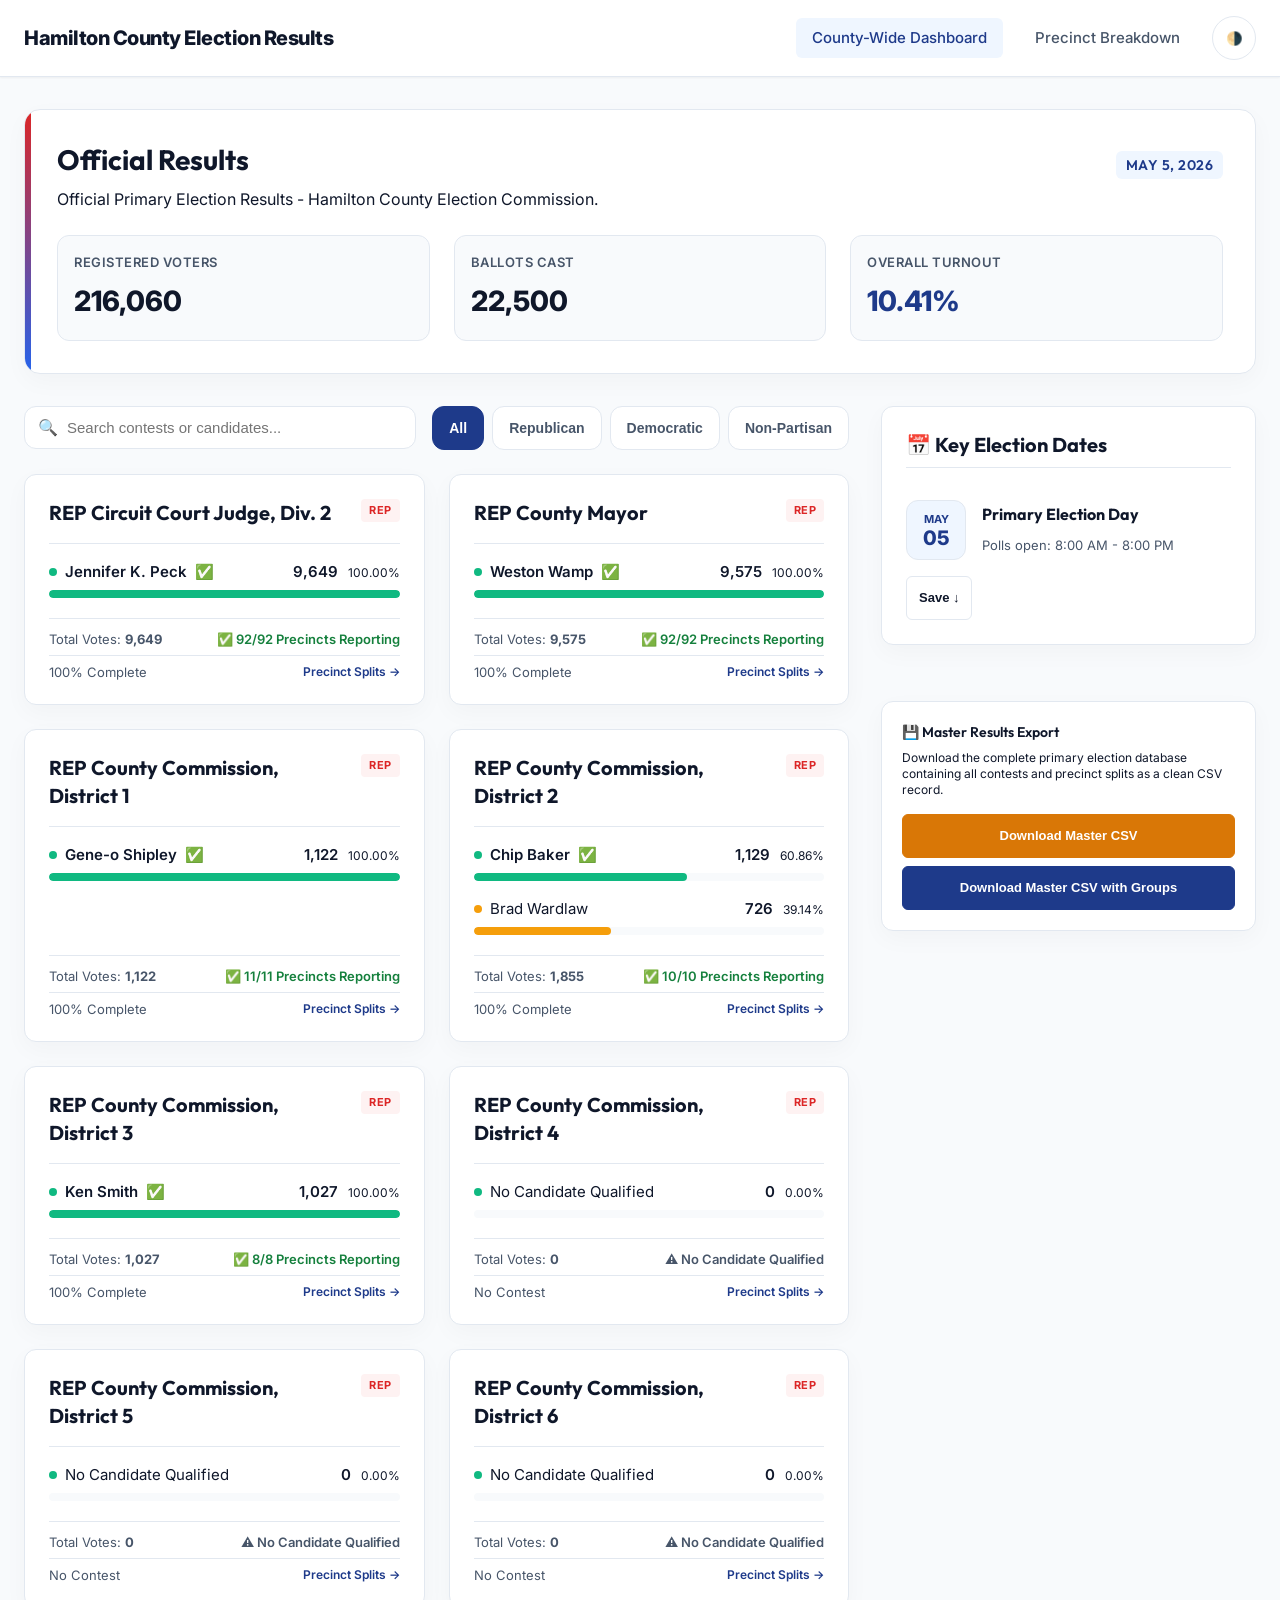
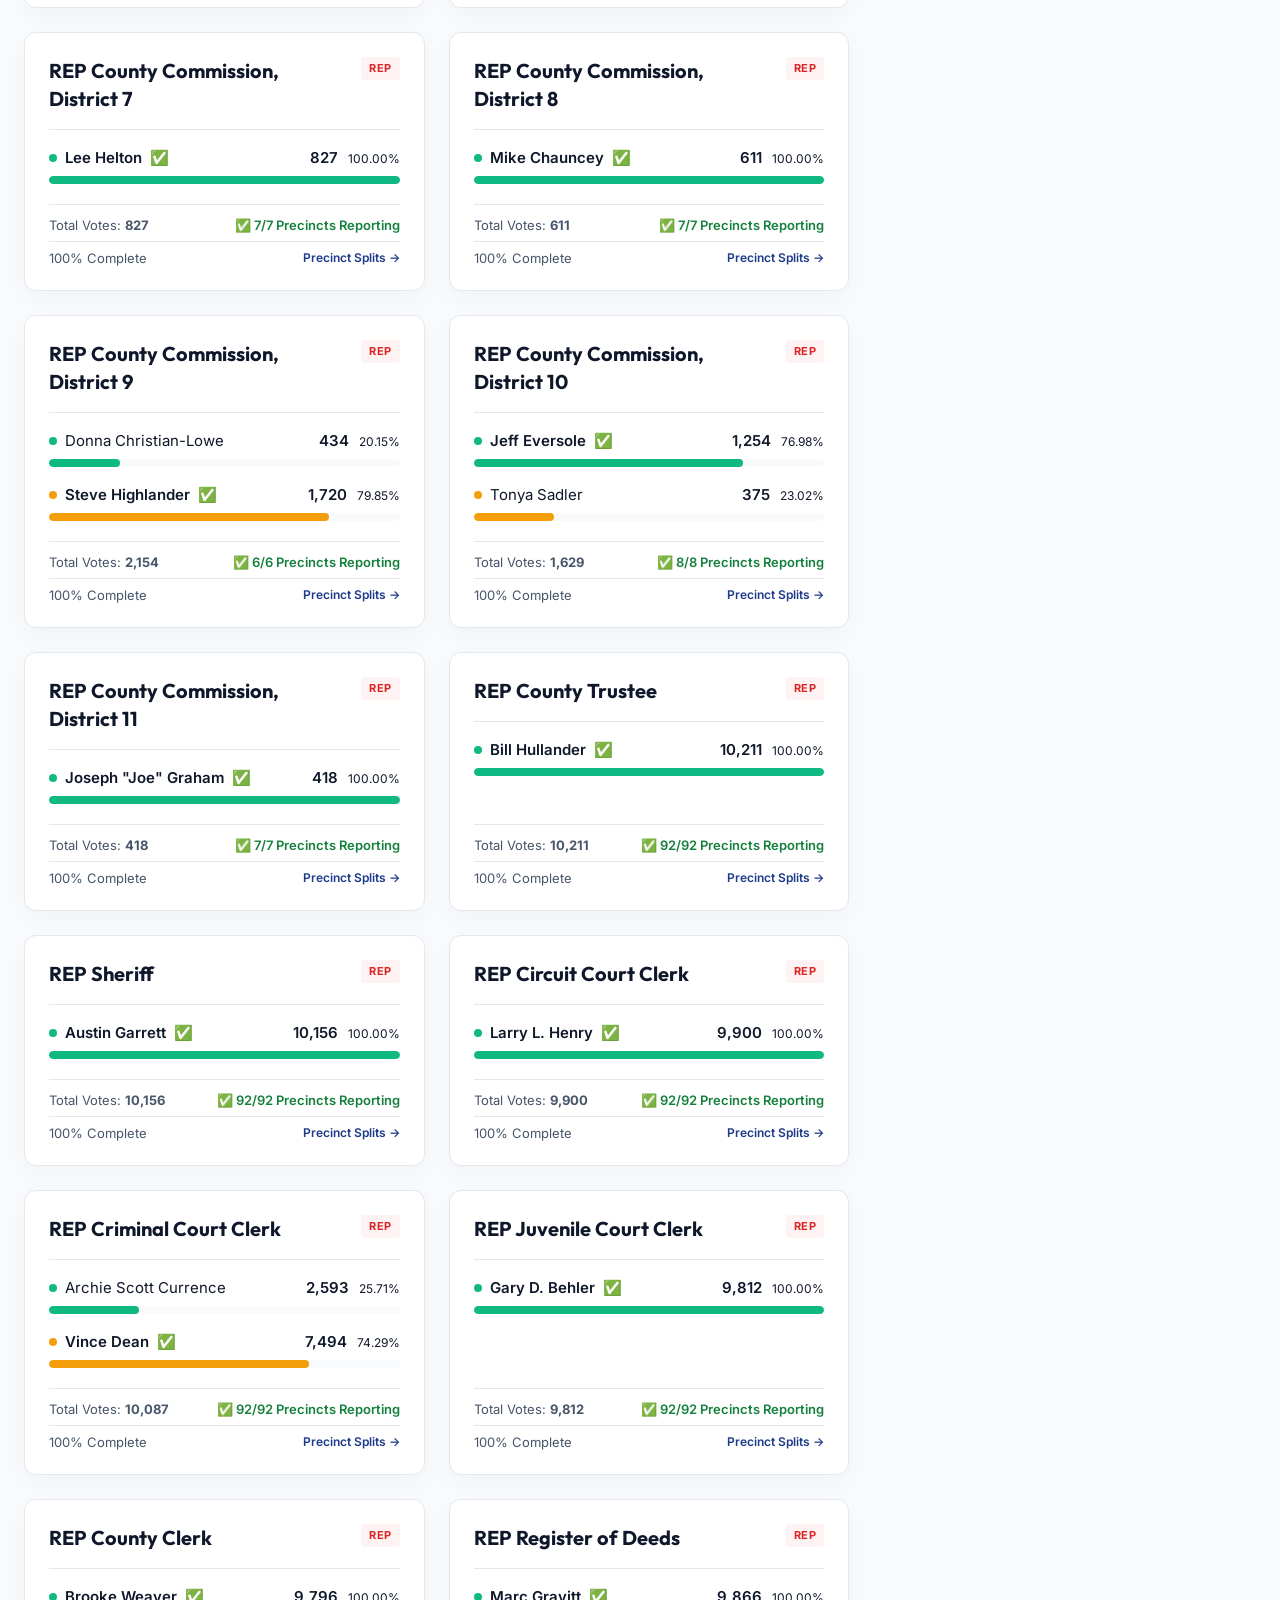
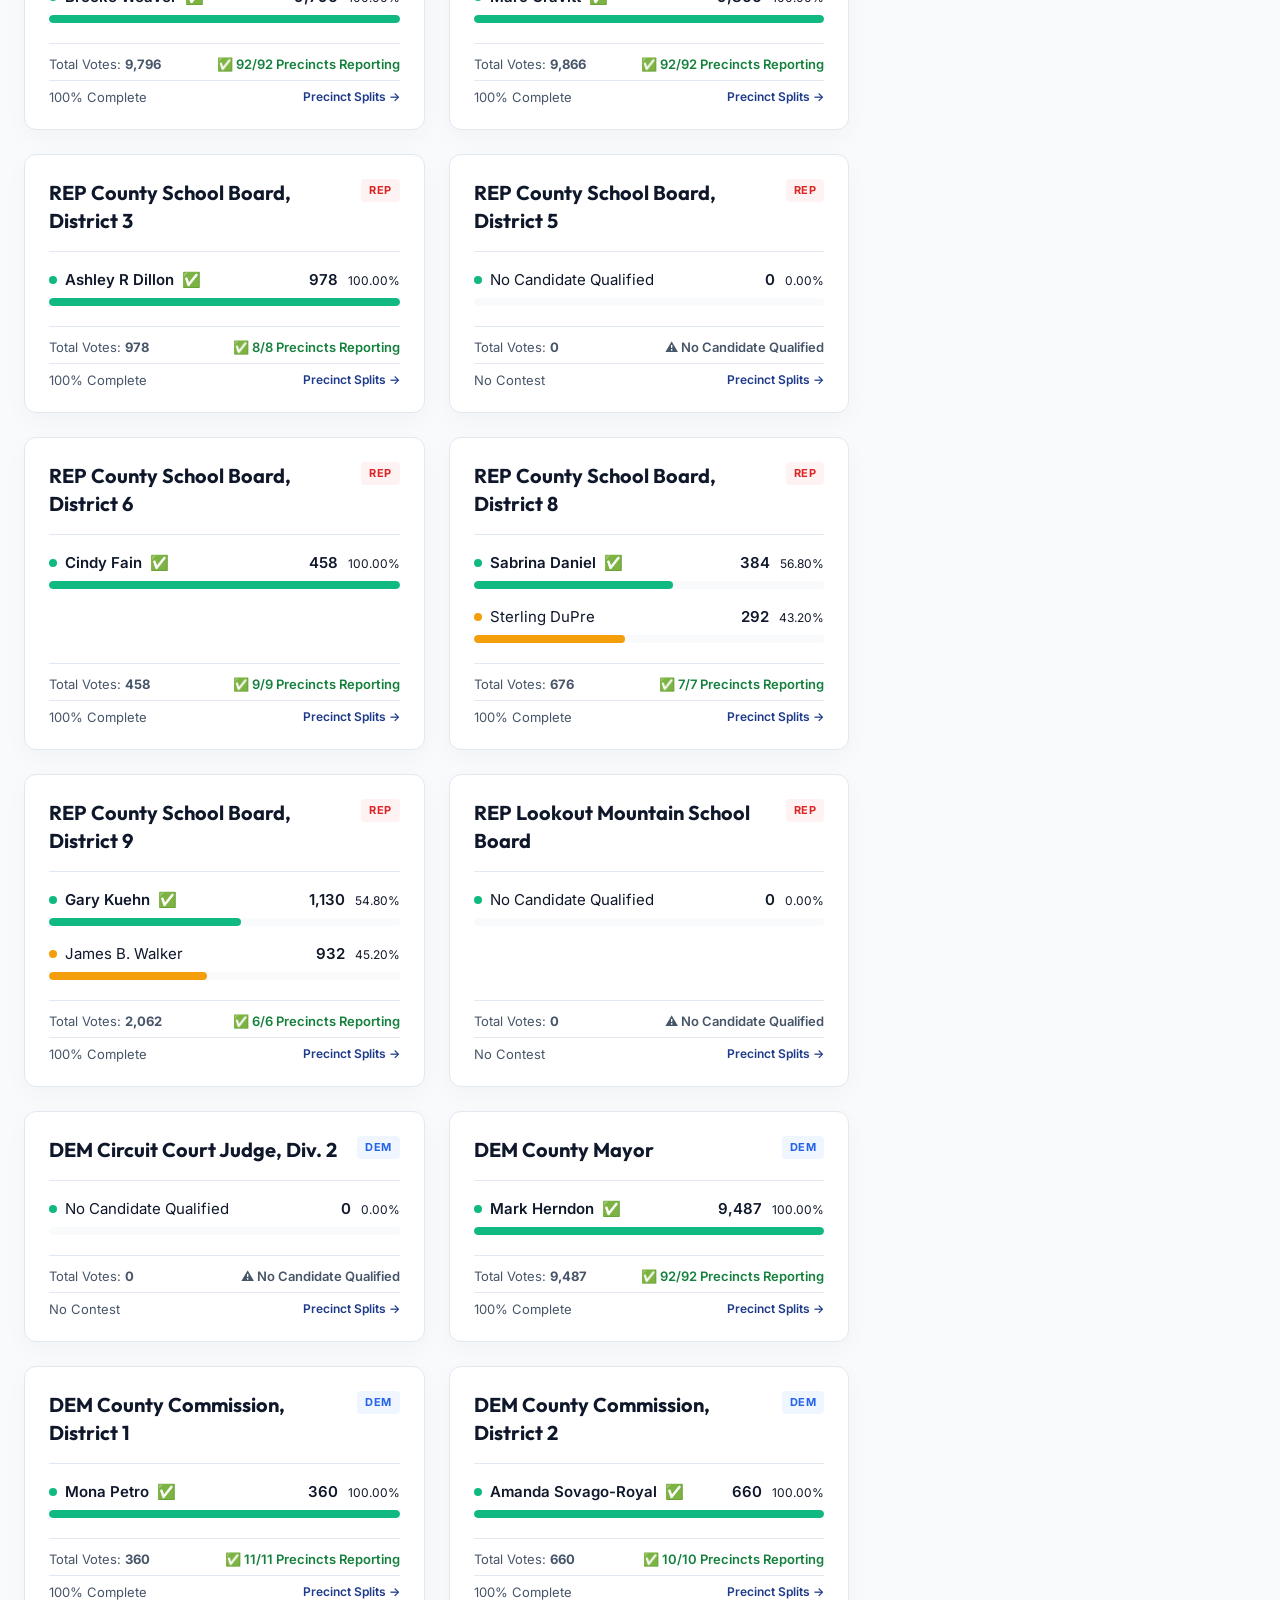
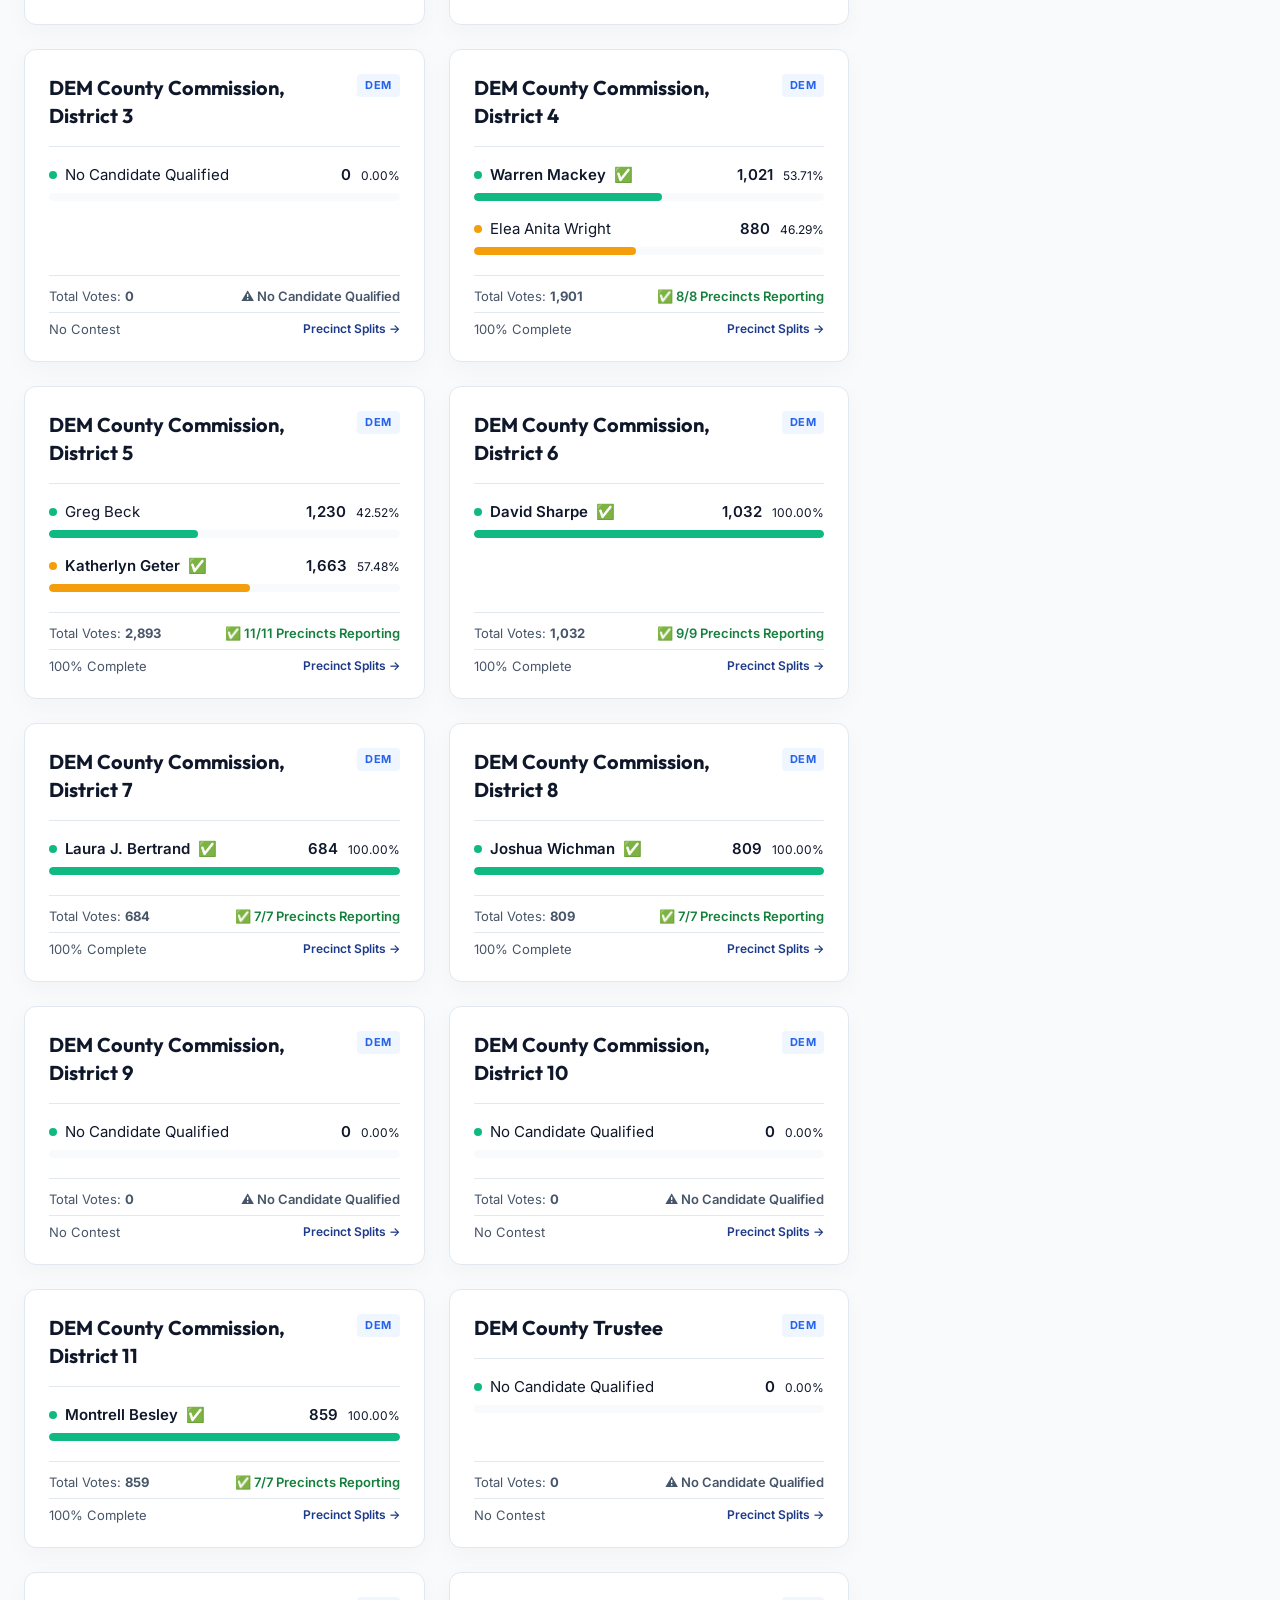
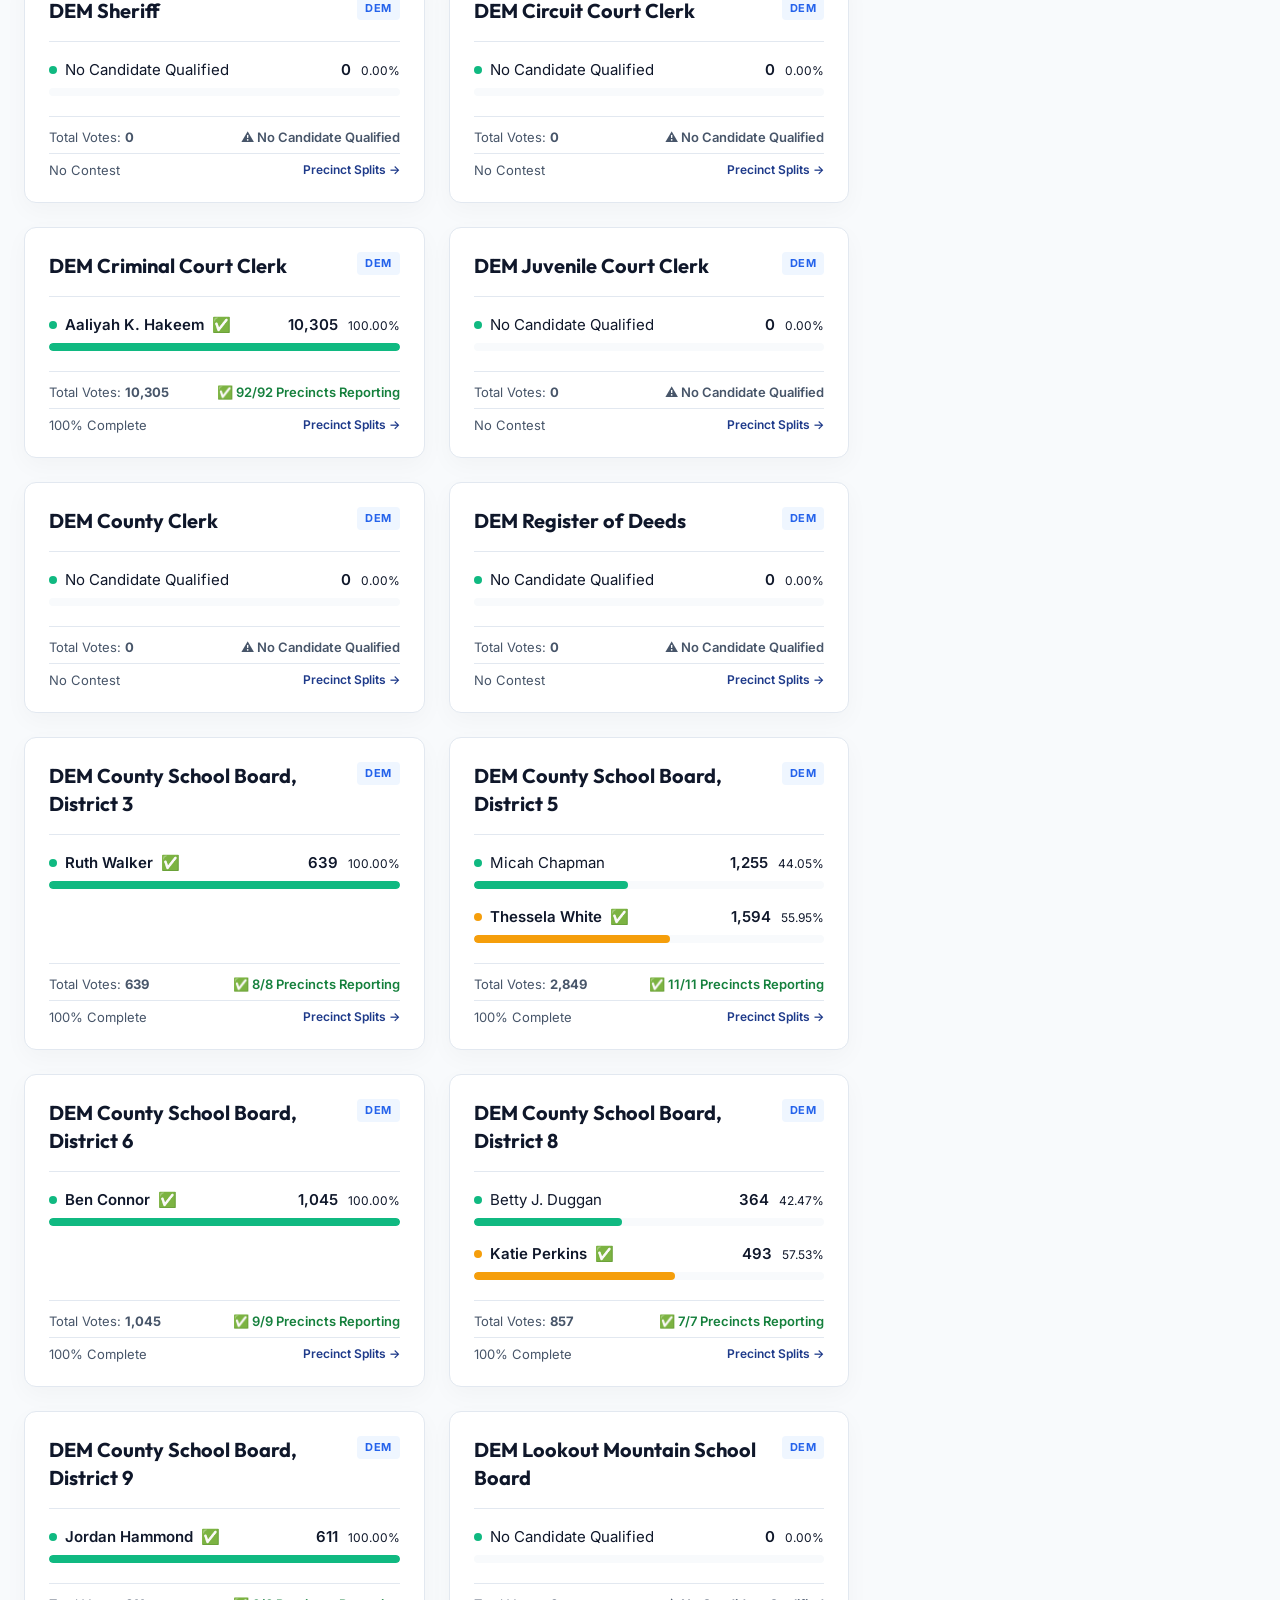
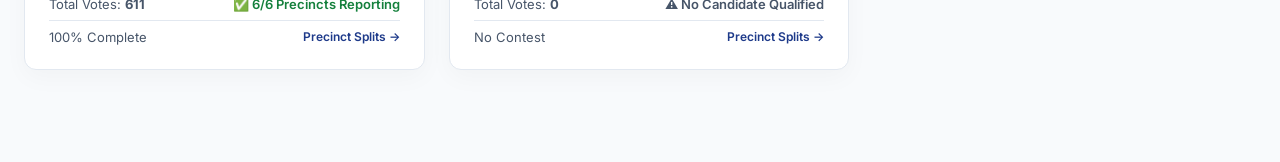
<file: index.html>
<!DOCTYPE html>
<html lang="en">
<head>
  <meta charset="US-ASCII">
  <meta name="viewport" content="width=device-width, initial-scale=1.0">
  <title>County-Wide Election Dashboard | Hamilton County Election Commission</title>
  <!-- Global Visual Diagnostics (Discovers console crashes instantly on-screen) -->
  <script>
    window.onerror = function(msg, src, line, col, err) {
      var d = document.createElement('div');
      d.style.cssText = 'background:#fef2f2; border:2px solid #dc2626; color:#991b1b; padding:20px; margin:20px; font-family:monospace; font-size:14px; border-radius:8px; z-index:9999; position:relative;';
      d.innerHTML = '<h3>&#x26A0;&#xFE0F; JavaScript Runtime Error:</h3>' +
                    '<p><strong>Message:</strong> ' + msg + '</p>' +
                    '<p><strong>Source:</strong> ' + src + ' (Line ' + line + ', Col ' + col + ')</p>' +
                    (err && err.stack ? '<pre style="white-space:pre-wrap; margin-top:10px; background:#fee2e2; padding:10px; border-radius:4px;">' + err.stack + '</pre>' : '');
      document.body.insertBefore(d, document.body.firstChild);
      return false;
    };
    window.onunhandledrejection = function(e) {
      var d = document.createElement('div');
      d.style.cssText = 'background:#fef2f2; border:2px solid #dc2626; color:#991b1b; padding:20px; margin:20px; font-family:monospace; font-size:14px; border-radius:8px; z-index:9999; position:relative;';
      d.innerHTML = '<h3>&#x26A0;&#xFE0F; Unhandled Promise Rejection:</h3>' +
                    '<p><strong>Reason:</strong> ' + e.reason + '</p>';
      document.body.insertBefore(d, document.body.firstChild);
    };
  </script>

  <!-- Premium Stylesheets -->
  <link rel="stylesheet" href="assets/style.css">
</head>
<body>

  <!-- Screen Reader Skip Link (WCAG AA) -->
  <a href="#main-content" class="sr-only">Skip to main content</a>

  <!-- Top Navigation Bar -->
  <nav class="navbar" aria-label="Main Navigation">
    <a href="index.html" class="navbar-logo-container" aria-label="Hamilton County Election Commission Home">
      <span class="navbar-title">
        Hamilton County Election Results
      </span>
    </a>
    <div class="navbar-nav">
      <a href="index.html" class="nav-link active" aria-current="page">County-Wide Dashboard</a>
      <a href="precincts.html" class="nav-link">Precinct Breakdown</a>
      <button type="button" class="theme-toggle" onclick="ElectionApp.toggleTheme()" aria-label="Toggle dark and light themes">
        &#x1F317;
      </button>
    </div>
  </nav>

  <!-- Main Content Wrapper -->
  <main id="main-content" class="app-container">
    
    <!-- Hero Banner: Voter Turnout Overview -->
    <header class="hero-card" aria-labelledby="hero-title">
      <h1 id="hero-title" class="font-size-title" style="margin-bottom: 8px !important; display: flex; flex-wrap: wrap; justify-content: space-between; align-items: baseline; gap: 12px;">
        <span>Official Results</span>
        <span class="font-size-small text-semibold" style="color: var(--primary) !important; background-color: var(--primary-light); padding: 4px 10px; border-radius: 6px; text-transform: uppercase; letter-spacing: 0.5px;">May 5, 2026</span>
      </h1>
      <p class="font-size-body text-muted" style="margin-bottom: 24px !important;">
        Official Primary Election Results - Hamilton County Election Commission.
      </p>
      
      <!-- Summary Statistics Grid -->
      <div class="hero-grid" role="region" aria-label="Key Election Statistics">
        <div class="stat-item">
          <span class="stat-label">Registered Voters</span>
          <span id="stat-voters" class="stat-value">Loading...</span>
        </div>
        <div class="stat-item">
          <span class="stat-label">Ballots Cast</span>
          <span id="stat-ballots" class="stat-value">Loading...</span>
        </div>
        <div class="stat-item">
          <span class="stat-label">Overall Turnout</span>
          <span id="stat-turnout" class="stat-value" style="color: var(--primary) !important;">Loading...</span>
        </div>
      </div>
    </header>

    <!-- Error Message Panel -->
    <div id="error-message" class="stat-item" style="display: none; background-color: var(--rep-bg); border-color: var(--rep-color); color: var(--rep-color); margin-bottom: 32px !important; text-align: center; font-weight: 600;"></div>

    <!-- Layout Grid: Left Content (Contests), Right Sidebar (Deadlines) -->
    <div style="display: flex; flex-wrap: wrap; gap: 32px; align-items: flex-start;">
      
      <!-- Left Main Column (Contests Listing) -->
      <section style="flex: 3 1 600px;" aria-labelledby="contests-heading">
        <h2 id="contests-heading" class="sr-only">Contest Results Grid</h2>
        
        <!-- Search & Filters Toolbar -->
        <div class="search-filter-bar" role="search">
          <div class="search-input-wrapper">
            <span class="search-icon" aria-hidden="true">&#x1F50D;</span>
            <input type="text" class="search-input" placeholder="Search contests or candidates..." oninput="ElectionApp.handleSearchInput(event)" aria-label="Search contests or candidates">
          </div>
          <div class="filter-group" aria-label="Filter Contests by Party or Category">
            <button type="button" class="filter-btn active" onclick="ElectionApp.setFilter('ALL')" aria-pressed="true">All</button>
            <button type="button" class="filter-btn" onclick="ElectionApp.setFilter('REP')" aria-pressed="false">Republican</button>
            <button type="button" class="filter-btn" onclick="ElectionApp.setFilter('DEM')" aria-pressed="false">Democratic</button>
            <button type="button" class="filter-btn" onclick="ElectionApp.setFilter('NON')" aria-pressed="false">Non-Partisan</button>
          </div>
        </div>

        <!-- Empty Results Message -->
        <div id="no-contests-message" class="stat-item" style="display: none; text-align: center; padding: 48px !important; background-color: var(--bg-card) !important; border-color: var(--border-color) !important;">
          <p class="font-size-subtitle text-semibold" style="margin-bottom: 8px !important;">No matching contests found</p>
          <p class="font-size-small text-muted">Try adjusting your search keywords or active filters.</p>
        </div>

        <!-- Dynamic Contest Cards Wrapper -->
        <div id="contest-grid" class="contest-grid">
          <!-- Populated Dynamically by app.js -->
        </div>
      </section>

      <!-- Right Sidebar Column (Calendar Widget & Print options) -->
      <aside style="flex: 1 1 300px; display: flex; flex-direction: column; gap: 24px;" aria-labelledby="sidebar-heading">
        <h2 id="sidebar-heading" class="sr-only">Election Support & Calendar Actions</h2>
        
        <!-- Calendar Dates Add Widget -->
        <div class="calendar-widget">
          <h3 class="font-size-subtitle" style="margin-bottom: 16px !important; border-bottom: 1px solid var(--border-color); padding-bottom: 8px !important;">
            &#x1F4C5; Key Election Dates
          </h3>
          
          <!-- Event 1: Election Day -->
          <div class="calendar-event">
            <div class="calendar-date-badge" aria-hidden="true">
              <span class="calendar-month">May</span>
              <span class="calendar-day">05</span>
            </div>
            <div class="calendar-info">
              <h4 class="calendar-title">Primary Election Day</h4>
              <span class="calendar-time">Polls open: 8:00 AM - 8:00 PM</span>
            </div>
            <div class="calendar-dropdown-wrapper">
              <button type="button" id="cal-menu-primary-btn" class="btn btn-outline btn-sm" 
                      onclick="ElectionApp.toggleCalendarMenu(event, 'cal-menu-primary')" 
                      aria-expanded="false" aria-haspopup="true" 
                      aria-label="Add Primary Election Day to calendar">
                Save &#x2193;
              </button>
              <div id="cal-menu-primary" class="calendar-menu" onkeydown="ElectionApp.handleCalendarKey(event, 'cal-menu-primary')">
                <a href="https://calendar.google.com/calendar/render?action=TEMPLATE&text=Primary%20Election%20Day%20-%20Hamilton%20County&dates=20260505T120000Z/20260506T000000Z&details=Hamilton%20County%20Primary%20Election.%20Please%20cast%20your%20ballot!&location=Hamilton%20County,%20TN" 
                   target="_blank" rel="noopener noreferrer" class="calendar-item" aria-label="Add to Google Calendar (opens in new tab)">
                  &#x1F4E7; Google Calendar
                </a>
                <a href="https://outlook.live.com/calendar/0/deeplink/compose?path=/calendar/action/compose&rru=addevent&subject=Primary%20Election%20Day%20-%20Hamilton%20County&startdt=2026-05-05T08:00:00&enddt=2026-05-05T20:00:00&body=Hamilton%20County%20Primary%20Election.%20Please%20cast%20your%20ballot!&location=Hamilton%20County,%20TN" 
                   target="_blank" rel="noopener noreferrer" class="calendar-item" aria-label="Add to Outlook Calendar (opens in new tab)">
                  &#x1F4EB; Outlook Web
                </a>
                <button type="button" class="calendar-item" 
                        onclick="ElectionApp.downloadICS('Primary Election Day - Hamilton County', '20260505T120000Z', '20260506T000000Z', 'Hamilton County Primary Election. Please cast your ballot!', 'Hamilton County, TN', 'primary_election_hcec.ics')">
                  &#x1F4E6; Apple / ICS File
                </button>
              </div>
            </div>
          </div>


        </div>

        <!-- Sidebar Master CSV Export Card -->
        <div class="calendar-widget" style="padding: 20px !important;">
          <h3 class="font-size-small text-semibold" style="margin-bottom: 8px !important;">
            &#x1F4BE; Master Results Export
          </h3>
          <p class="font-size-tiny text-muted" style="margin-bottom: 16px !important;">
            Download the complete primary election database containing all contests and precinct splits as a clean CSV record.
          </p>
          <button type="button" class="btn btn-sm width-100" style="margin-bottom: 8px !important; background-color: var(--other-color) !important; color: #ffffff !important; border-color: var(--other-color) !important;" onclick="ElectionApp.downloadMasterCSV()" aria-label="Download master results CSV database for all contests">
            Download Master CSV
          </button>
          <button type="button" class="btn btn-sm width-100" style="background-color: var(--primary) !important; color: var(--text-inverse) !important; border-color: var(--primary) !important;" onclick="ElectionApp.downloadMasterCSVWithGroups()" aria-label="Download master results CSV database with counting group splits for all contests">
            Download Master CSV with Groups
          </button>
        </div>
      </aside>

    </div>
  </main>

  <!-- Core Javascript Resources -->
  <script src="assets/data.js"></script>
  <script src="assets/parser.js"></script>
  <script src="assets/app.js"></script>
</body>
</html>
</file>
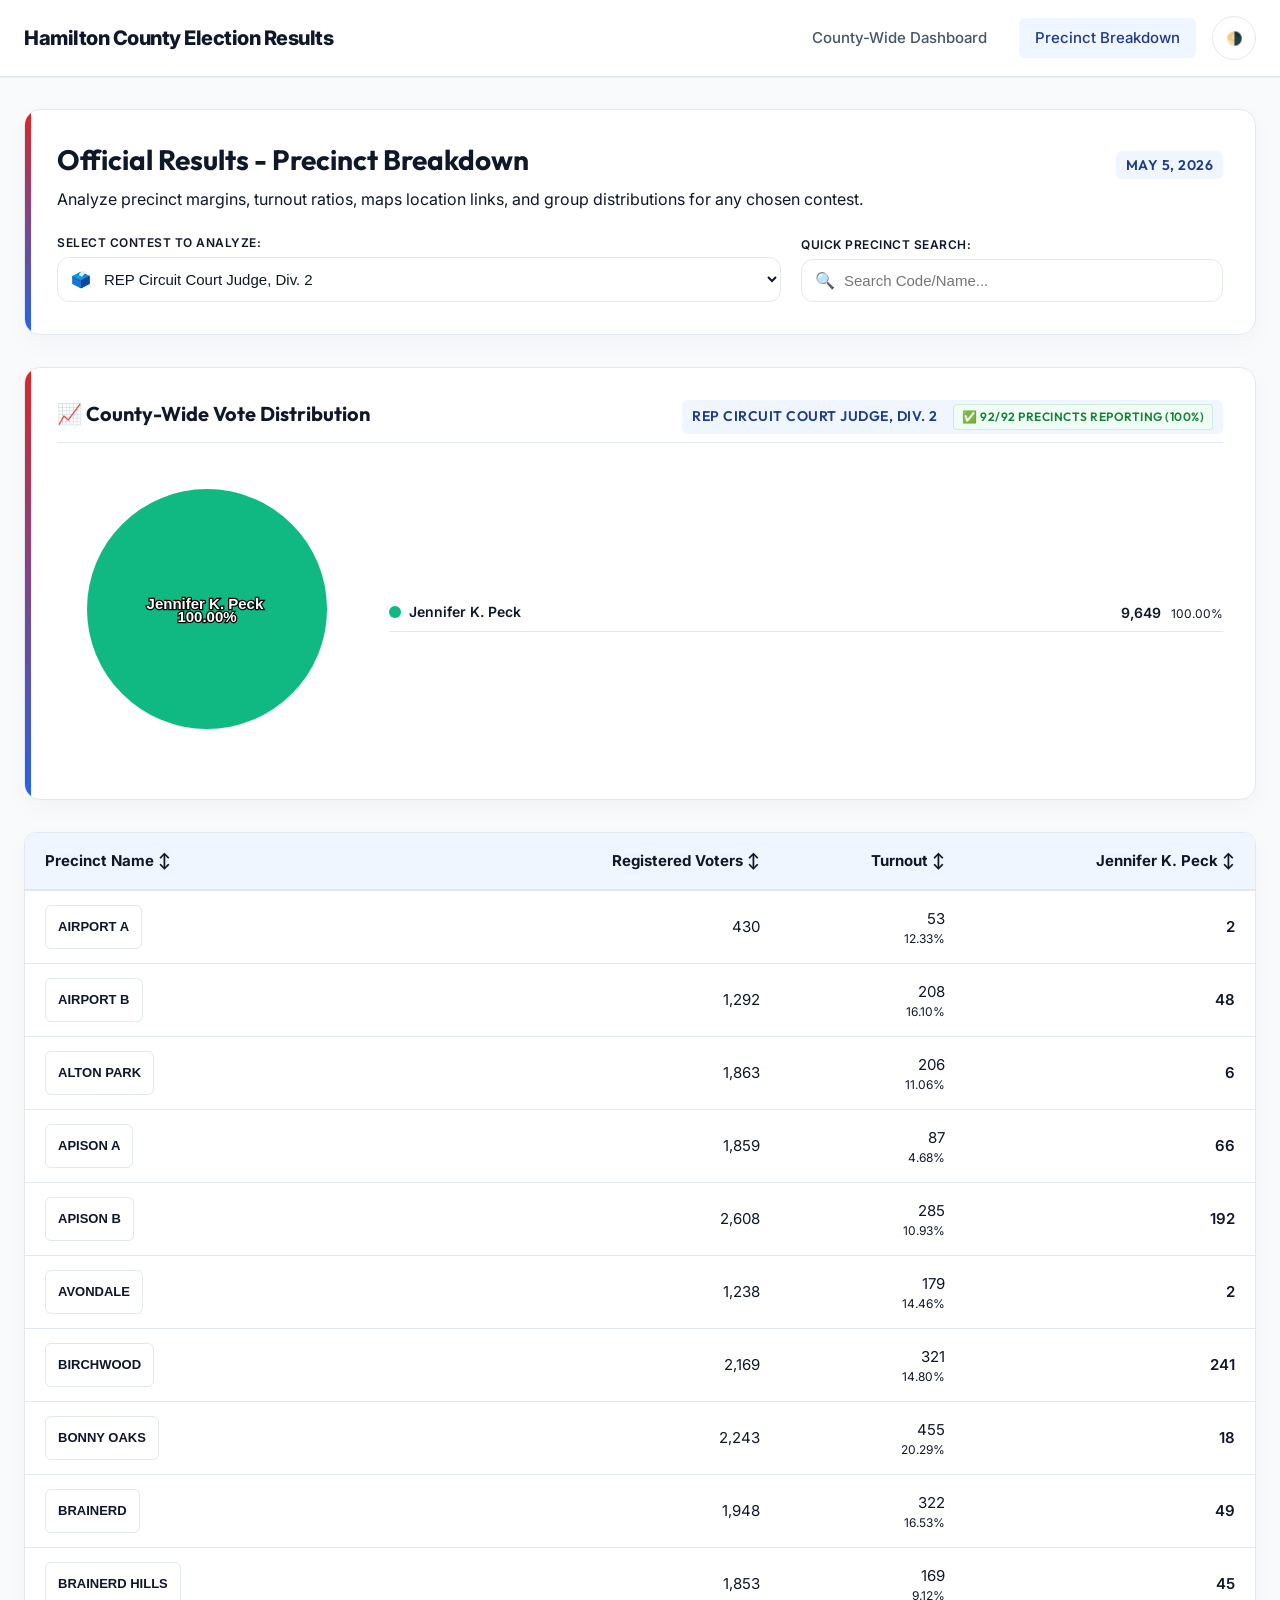
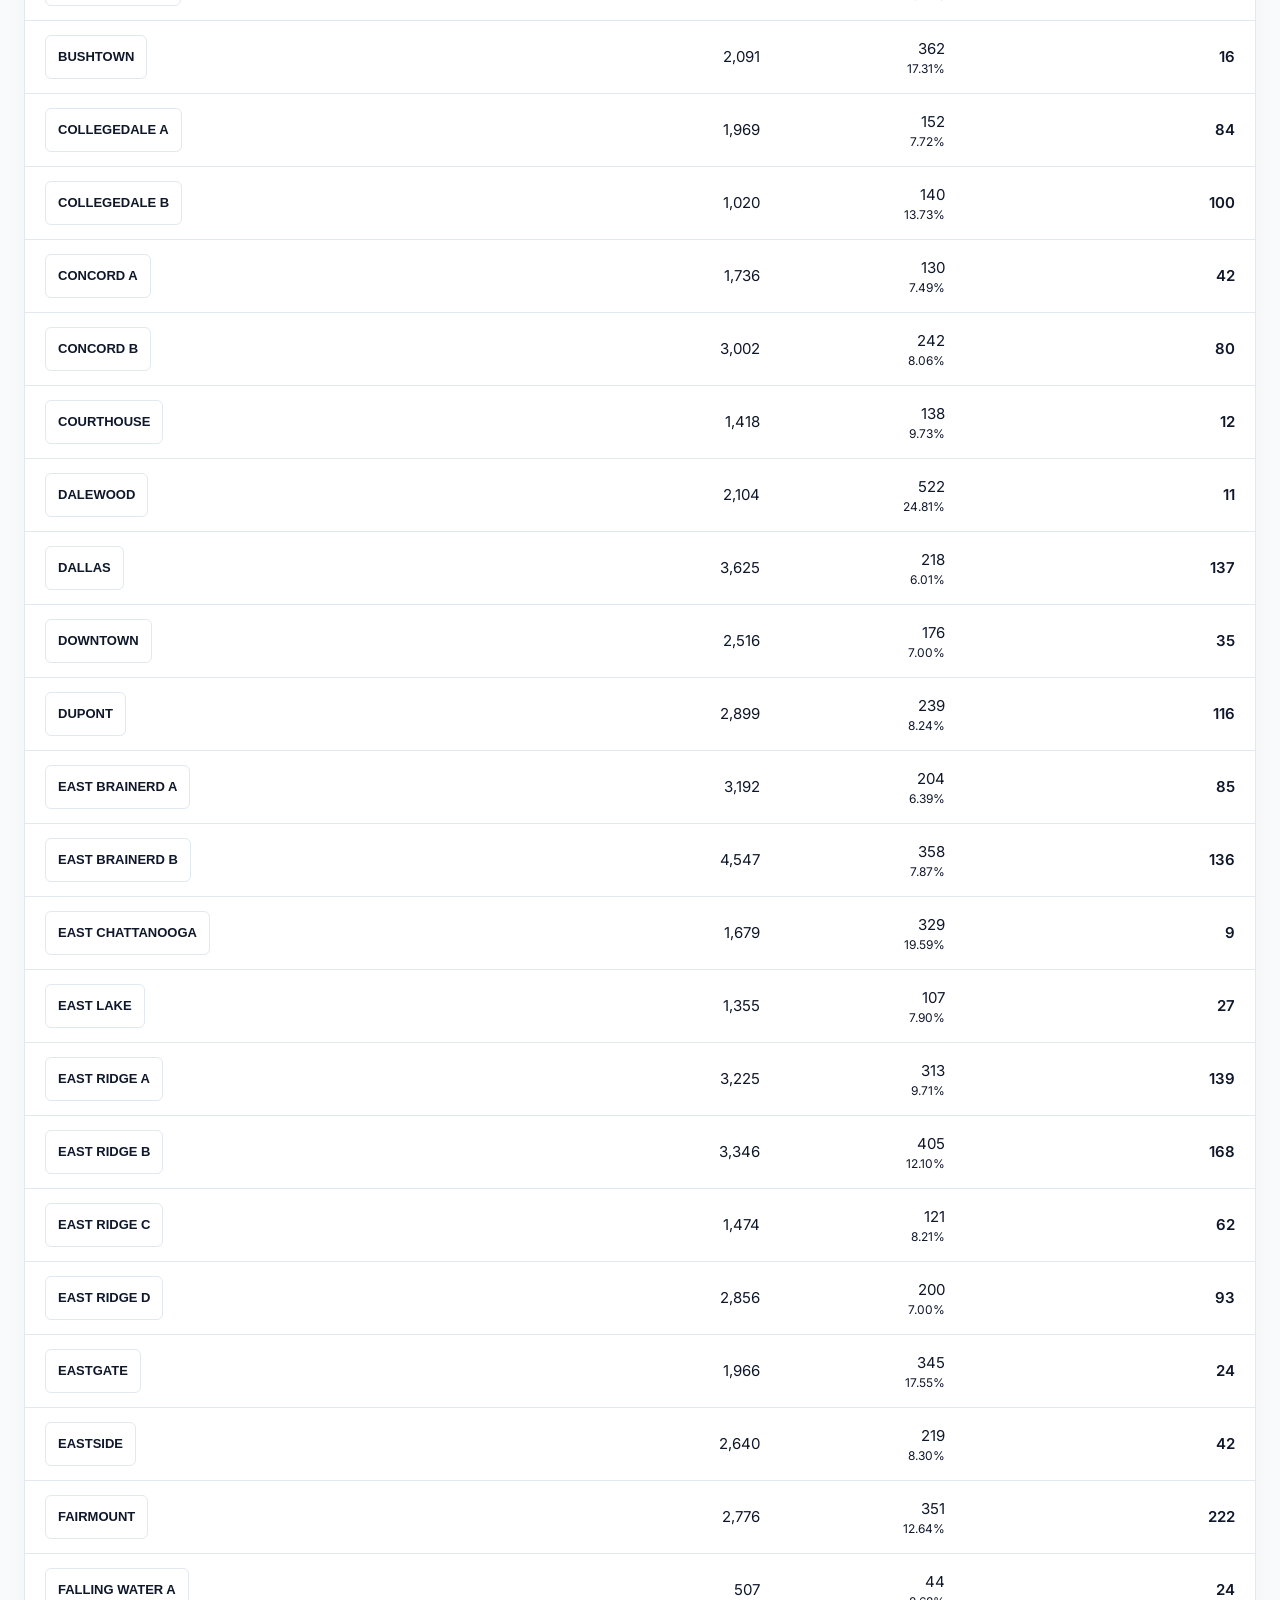
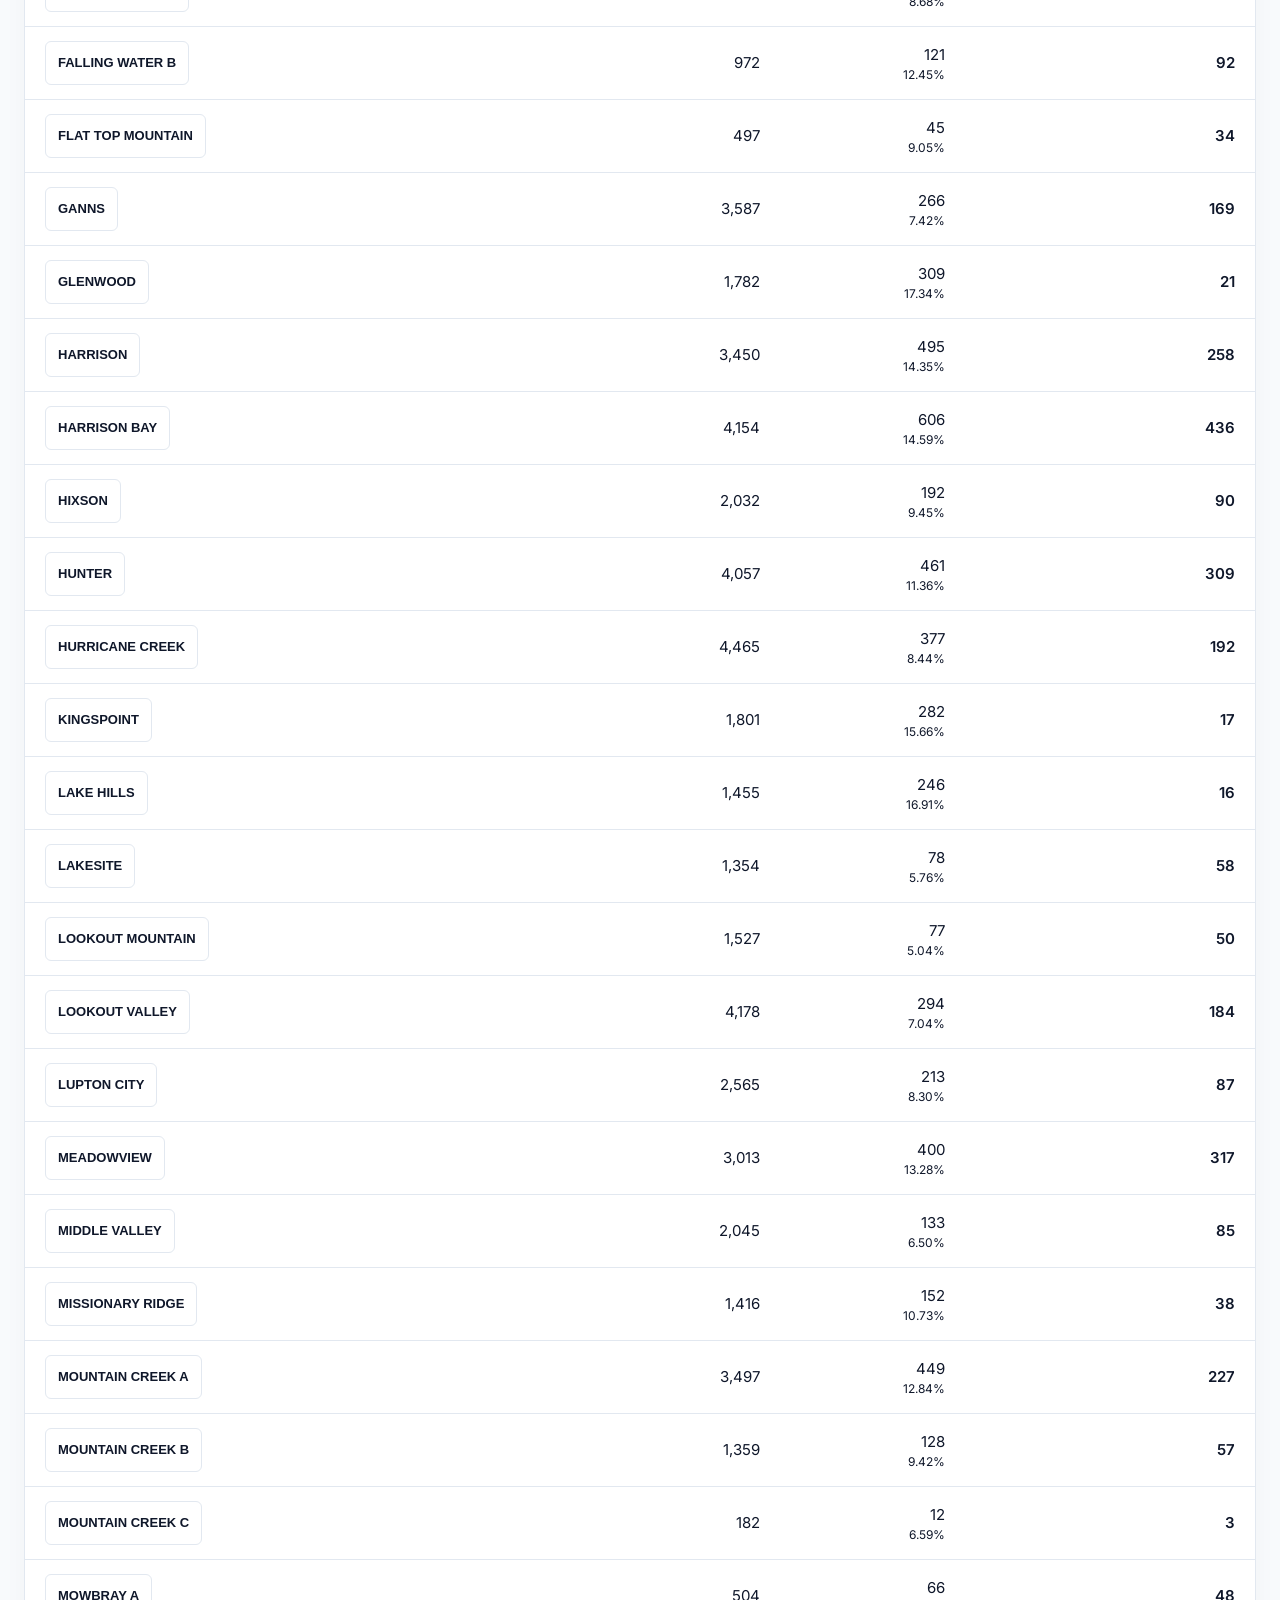
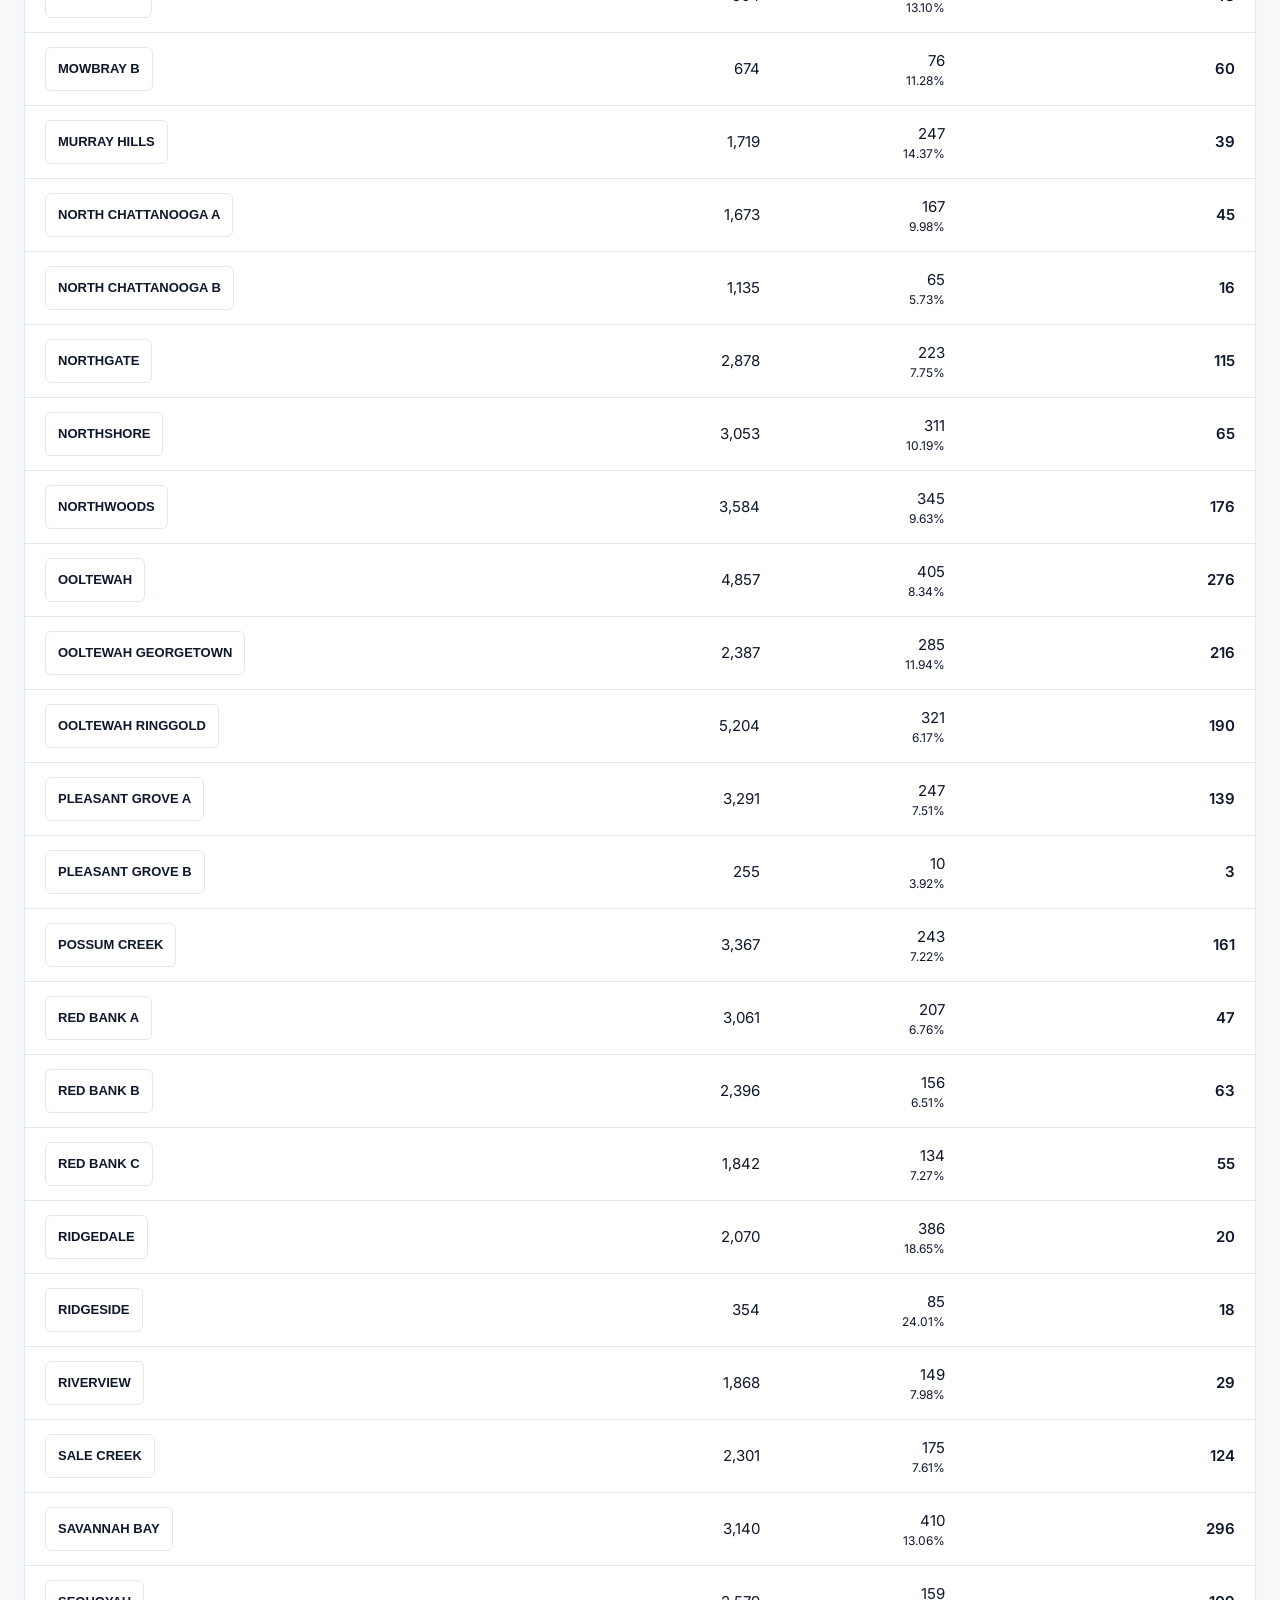
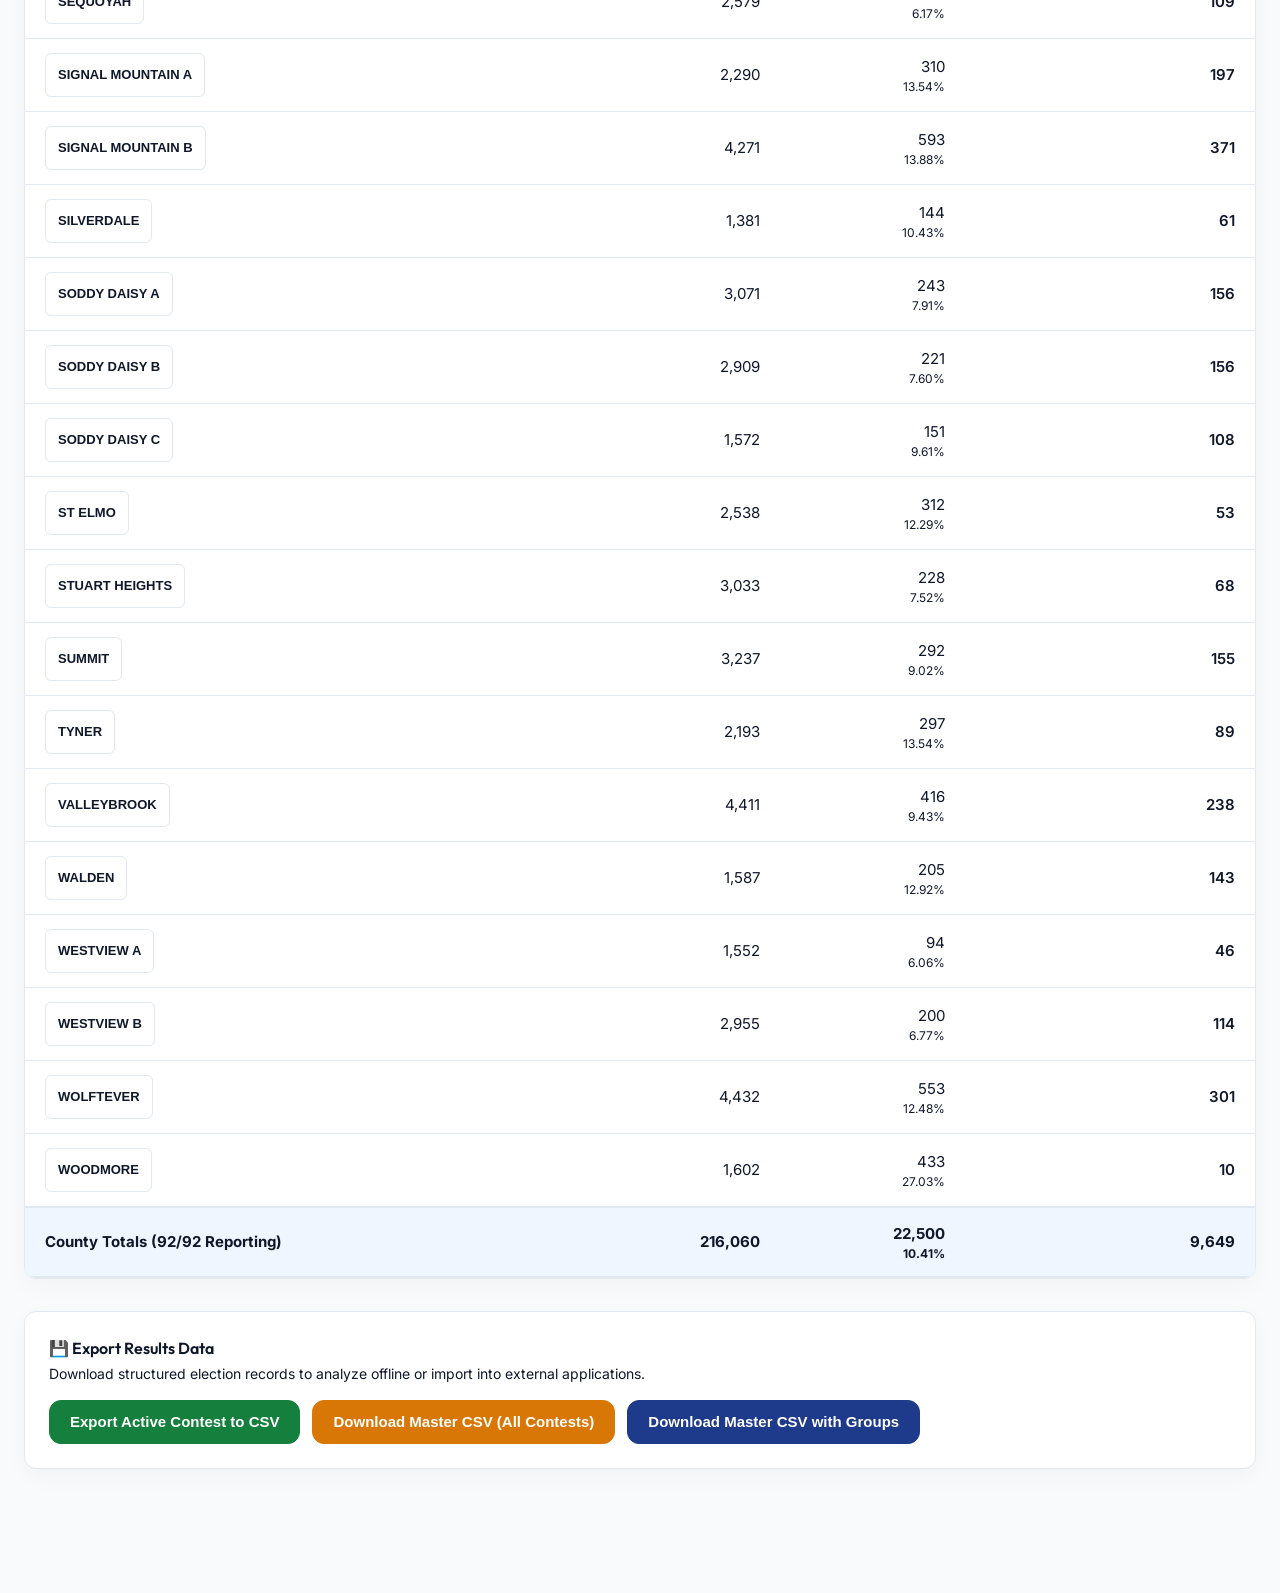
<file: precincts.html>
<!DOCTYPE html>
<html lang="en">
<head>
  <meta charset="US-ASCII">
  <meta name="viewport" content="width=device-width, initial-scale=1.0">
  <title>Precinct Results Breakdown | Hamilton County Election Commission</title>
  <!-- Global Visual Diagnostics (Discovers console crashes instantly on-screen) -->
  <script>
    window.onerror = function(msg, src, line, col, err) {
      var d = document.createElement('div');
      d.style.cssText = 'background:#fef2f2; border:2px solid #dc2626; color:#991b1b; padding:20px; margin:20px; font-family:monospace; font-size:14px; border-radius:8px; z-index:9999; position:relative;';
      d.innerHTML = '<h3>&#x26A0;&#xFE0F; JavaScript Runtime Error:</h3>' +
                    '<p><strong>Message:</strong> ' + msg + '</p>' +
                    '<p><strong>Source:</strong> ' + src + ' (Line ' + line + ', Col ' + col + ')</p>' +
                    (err && err.stack ? '<pre style="white-space:pre-wrap; margin-top:10px; background:#fee2e2; padding:10px; border-radius:4px;">' + err.stack + '</pre>' : '');
      document.body.insertBefore(d, document.body.firstChild);
      return false;
    };
    window.onunhandledrejection = function(e) {
      var d = document.createElement('div');
      d.style.cssText = 'background:#fef2f2; border:2px solid #dc2626; color:#991b1b; padding:20px; margin:20px; font-family:monospace; font-size:14px; border-radius:8px; z-index:9999; position:relative;';
      d.innerHTML = '<h3>&#x26A0;&#xFE0F; Unhandled Promise Rejection:</h3>' +
                    '<p><strong>Reason:</strong> ' + e.reason + '</p>';
      document.body.insertBefore(d, document.body.firstChild);
    };
  </script>

  <!-- Premium Stylesheets -->
  <link rel="stylesheet" href="assets/style.css">
</head>
<body>

  <!-- Screen Reader Skip Link (WCAG AA) -->
  <a href="#main-content" class="sr-only">Skip to main content</a>

  <!-- Top Navigation Bar -->
  <nav class="navbar" aria-label="Main Navigation">
    <a href="index.html" class="navbar-logo-container" aria-label="Hamilton County Election Commission Home">
      <span class="navbar-title">
        Hamilton County Election Results
      </span>
    </a>
    <div class="navbar-nav">
      <a href="index.html" class="nav-link">County-Wide Dashboard</a>
      <a href="precincts.html" class="nav-link active" aria-current="page">Precinct Breakdown</a>
      <button type="button" class="theme-toggle" onclick="ElectionApp.toggleTheme()" aria-label="Toggle dark and light themes">
        &#x1F317;
      </button>
    </div>
  </nav>

  <!-- Main Content Wrapper -->
  <main id="main-content" class="app-container">
    
    <!-- Hero Banner Header with Integrated Control Panel -->
    <header class="hero-card" aria-labelledby="page-title">
      <h1 id="page-title" class="font-size-title" style="margin-bottom: 8px !important; display: flex; flex-wrap: wrap; justify-content: space-between; align-items: baseline; gap: 12px;">
        <span>Official Results - Precinct Breakdown</span>
        <span class="font-size-small text-semibold" style="color: var(--primary) !important; background-color: var(--primary-light); padding: 4px 10px; border-radius: 6px; text-transform: uppercase; letter-spacing: 0.5px;">May 5, 2026</span>
      </h1>
      <p class="font-size-body text-muted" style="margin-bottom: 24px !important;">
        Analyze precinct margins, turnout ratios, maps location links, and group distributions for any chosen contest.
      </p>
      
      <!-- Unified Interactive Controls Row -->
      <div style="display: flex; flex-wrap: wrap; gap: 20px; align-items: flex-end; margin-top: 16px !important;">
        
        <!-- Contest Selector Dropdown -->
        <div style="flex: 2 1 320px !important; display: flex; flex-direction: column; gap: 6px;">
          <label for="contest-selector" class="font-size-tiny text-semibold text-muted" style="text-transform: uppercase !important; letter-spacing: 0.5px !important;">
            Select Contest to Analyze:
          </label>
          <div class="search-input-wrapper" style="flex: none !important; position: relative !important; margin: 0 !important; width: 100% !important;">
            <span class="search-icon" aria-hidden="true" style="left: 14px !important;">&#x1F5F3;&#xFE0F;</span>
            <select id="contest-selector" class="search-input" style="padding-left: 42px !important; appearance: auto !important;" onchange="ElectionApp.handleContestChange(this)">
              <option value="" disabled selected>Loading contests...</option>
            </select>
          </div>
        </div>
        
        <!-- Quick Precinct Search Input -->
        <div style="flex: 1 1 220px !important; display: flex; flex-direction: column; gap: 6px;">
          <label for="precinct-search-input" class="font-size-tiny text-semibold text-muted" style="text-transform: uppercase !important; letter-spacing: 0.5px !important;">
            Quick Precinct Search:
          </label>
          <div class="search-input-wrapper" style="flex: none !important; position: relative !important; margin: 0 !important; width: 100% !important;">
            <span class="search-icon" aria-hidden="true">&#x1F50D;</span>
            <input type="text" id="precinct-search-input" class="search-input" style="padding-left: 42px !important;" placeholder="Search Code/Name..." oninput="ElectionApp.handleSearchInput(event)" aria-label="Search precincts by name or code">
          </div>
        </div>

      </div>
    </header>

    <!-- Error Message Panel -->
    <div id="error-message" class="stat-item" style="display: none; background-color: var(--rep-bg); border-color: var(--rep-color); color: var(--rep-color); margin-bottom: 32px !important; text-align: center; font-weight: 600;"></div>

    <!-- Dynamic Contest Vote Distribution Pie Chart (Playbook Rich Aesthetics) -->
    <div id="contest-chart-card" class="hero-card" style="display: none; margin-bottom: 32px !important;">
      <h3 class="font-size-subtitle" style="margin-bottom: 16px !important; border-bottom: 1px solid var(--border-color); padding-bottom: 8px !important; display: flex; flex-wrap: wrap; justify-content: space-between; align-items: baseline; gap: 12px;">
        <span>&#x1F4C8; County-Wide Vote Distribution</span>
        <span id="selected-contest-title" class="font-size-small text-semibold" style="color: var(--primary) !important; background-color: var(--primary-light); padding: 4px 10px; border-radius: 6px; text-transform: uppercase; letter-spacing: 0.5px;">Select a Contest</span>
      </h3>
      <div style="display: flex; flex-wrap: wrap; gap: 32px; align-items: center; justify-content: center;">
        <!-- Pie SVG -->
        <div style="position: relative; width: 100%; max-width: 300px; aspect-ratio: 1 / 1; flex-shrink: 0;">
          <svg id="pie-svg" viewBox="0 0 100 100" width="100%" height="100%" aria-label="Vote Distribution Pie Chart"></svg>
        </div>
        <!-- Legend Container -->
        <div id="chart-legend" style="flex: 1 1 250px; display: flex; flex-direction: column; gap: 4px;">
          <!-- Filled dynamically by app.js -->
        </div>
      </div>
    </div>

    <!-- Responsive Table Wrapper (Playbook horizontal scroll rule) -->
    <div class="table-wrapper">
      <table class="results-table" aria-label="Precinct Results Matrix">
        <thead>
          <tr id="table-head-row">
            <th>Precinct Name</th>
            <th class="text-right">Registered Voters</th>
            <th class="text-right">Turnout</th>
            <!-- Candidate headers loaded dynamically -->
          </tr>
        </thead>
        <tbody id="table-body">
          <tr>
            <td colspan="3" class="text-center text-muted" style="padding: 48px !important;">
              Loading data... Please wait.
            </td>
          </tr>
        </tbody>
      </table>
    </div>

    <!-- Export Action Banner -->
    <div class="calendar-widget" style="display: flex; justify-content: space-between; align-items: center; flex-wrap: wrap; gap: 16px; margin-bottom: 32px !important;">
      <div style="flex: 1 1 400px !important;">
        <h3 class="font-size-body text-semibold" style="margin-bottom: 4px !important;">
          &#x1F4BE; Export Results Data
        </h3>
        <p class="font-size-small text-muted">
          Download structured election records to analyze offline or import into external applications.
        </p>
      </div>
      <div style="display: flex; gap: 12px; flex-wrap: wrap !important;">
        <button type="button" class="btn" style="background-color: var(--success) !important; color: #ffffff !important; border-color: var(--success) !important;" onclick="ElectionApp.exportToCSV()" aria-label="Download current precinct results matrix as a CSV file">
          Export Active Contest to CSV
        </button>
        <button type="button" class="btn" style="background-color: var(--other-color) !important; color: #ffffff !important; border-color: var(--other-color) !important;" onclick="ElectionApp.downloadMasterCSV()" aria-label="Download complete results database for all contests as a CSV file">
          Download Master CSV (All Contests)
        </button>
        <button type="button" class="btn" style="background-color: var(--primary) !important; color: var(--text-inverse) !important; border-color: var(--primary) !important;" onclick="ElectionApp.downloadMasterCSVWithGroups()" aria-label="Download complete results database with counting group splits for all contests as a CSV file">
          Download Master CSV with Groups
        </button>
      </div>
    </div>

  </main>

  <!-- Accessible Modal Dialogue: Precinct Group breakdowns (WCAG AA Focus Control) -->
  <div id="groups-modal" class="modal-overlay" onkeydown="ElectionApp.handleModalKey(event)">
    <div class="modal-container" role="dialog" aria-modal="true" aria-labelledby="modal-title">
      
      <!-- Modal Header -->
      <div class="modal-header">
        <h3 id="modal-title" class="font-size-subtitle" style="color: var(--primary) !important;">Precinct - Counting Groups</h3>
        <button type="button" id="modal-close-button" class="modal-close-btn" onclick="ElectionApp.closeGroupsModal()" aria-label="Close modal dialog">
          &times;
        </button>
      </div>
      
      <!-- Modal Body Content -->
      <div id="modal-body-content" class="modal-body">
        <!-- Filled dynamically by app.js based on groups split -->
      </div>
      
    </div>
  </div>

  <!-- Core Javascript Resources -->
  <script src="assets/data.js"></script>
  <script src="assets/parser.js"></script>
  <script src="assets/app.js"></script>
</body>
</html>
</file>
<file: assets/style.css>
/* ==========================================================================
   Hamilton County Election Commission - Premium Results Stylesheet
   Created: May 2026
   Standards: WCAG 2.1 AA, DNN CMS Survivability, Responsive, Print-Optimized
   ========================================================================== */

/* Font Imports */
@import url('https://fonts.googleapis.com/css2?family=Inter:wght@400;500;600;700&family=Outfit:wght@500;600;700;800&display=swap');

/* Color System & CSS Variables (HSL Palettes) */
:root {
  /* Light Mode Palette */
  --bg-page: #f8fafc;
  --bg-card: #ffffff;
  --bg-header: #ffffff;
  --text-main: #0f172a;
  --text-muted: #475569;
  --text-inverse: #ffffff;
  --border-color: #e2e8f0;
  
  --primary: #1e3a8a;
  --primary-hover: #1e40af;
  --primary-light: #eff6ff;
  --primary-rgb: 30, 58, 138;
  
  --rep-color: #dc2626;
  --rep-bg: #fef2f2;
  --dem-color: #2563eb;
  --dem-bg: #eff6ff;
  --other-color: #d97706;
  --other-bg: #fffbeb;
  
  --success: #15803d;
  --success-bg: #f0fdf4;
  
  --shadow-sm: 0px 1px 2px rgba(0, 0, 0, 0.05);
  --shadow-md: 0px 4px 6px -1px rgba(0, 0, 0, 0.05), 0px 2px 4px -2px rgba(0, 0, 0, 0.05);
  --shadow-lg: 0px 10px 15px -3px rgba(0, 0, 0, 0.04), 0px 4px 6px -4px rgba(0, 0, 0, 0.04);
  --shadow-card: 0px 8px 24px rgba(15, 23, 42, 0.03);
  
  --radius-sm: 6px;
  --radius-md: 12px;
  --radius-lg: 16px;
  
  --transition-fast: 0.15s ease;
  --transition-normal: 0.25s cubic-bezier(0.4, 0, 0.2, 1);
}

/* Dark Mode Palette Overrides */
body.dark {
  --bg-page: #0b0f19;
  --bg-card: #131b2e;
  --bg-header: #131b2e;
  --text-main: #f8fafc;
  --text-muted: #94a3b8;
  --text-inverse: #0b0f19;
  --border-color: #1e293b;
  
  --primary: #3b82f6;
  --primary-hover: #60a5fa;
  --primary-light: #1e293b;
  --primary-rgb: 59, 130, 246;
  
  --rep-color: #ef4444;
  --rep-bg: #2d1e1e;
  --dem-color: #3b82f6;
  --dem-bg: #1e263b;
  --other-color: #fbbf24;
  --other-bg: #2e251a;
  
  --success: #22c55e;
  --success-bg: #142a1e;
  
  --shadow-card: 0px 8px 24px rgba(0, 0, 0, 0.25);
}

/* Basic Reset & Base Styling */
* {
  box-sizing: border-box;
  margin: 0;
  padding: 0;
}

body {
  font-family: 'Inter', sans-serif !important;
  background-color: var(--bg-page) !important;
  color: var(--text-main) !important;
  line-height: 1.6 !important;
  font-size: 16px !important;
  transition: background-color var(--transition-normal), color var(--transition-normal);
  padding-bottom: 60px !important;
}

h1, h2, h3, h4, h5, h6 {
  font-family: 'Outfit', sans-serif !important;
  color: var(--text-main) !important;
  font-weight: 700 !important;
}

/* ==========================================================================
   1. DNN Sledgehammer Typography & Utility Classes
   ========================================================================== */
.font-size-hero { font-size: 38px !important; line-height: 48px !important; }
.font-size-title { font-size: 28px !important; line-height: 36px !important; }
.font-size-subtitle { font-size: 20px !important; line-height: 28px !important; }
.font-size-body { font-size: 16px !important; line-height: 24px !important; }
.font-size-small { font-size: 14px !important; line-height: 20px !important; }
.font-size-tiny { font-size: 12px !important; line-height: 16px !important; }

.width-100 { width: 100% !important; }
.text-center { text-align: center !important; }
.text-right { text-align: right !important; }
.text-semibold { font-weight: 600 !important; }
.text-bold { font-weight: 700 !important; }

.nowrap {
  white-space: nowrap !important;
}

/* Screen Reader Helpers */
.sr-only {
  position: absolute !important;
  width: 1px !important;
  height: 1px !important;
  padding: 0 !important;
  margin: -1px !important;
  overflow: hidden !important;
  clip: rect(0, 0, 0, 0) !important;
  white-space: nowrap !important;
  border: 0 !important;
}

/* ==========================================================================
   2. Master Layout Components
   ========================================================================== */
.navbar {
  background-color: var(--bg-header) !important;
  border-bottom: 1px solid var(--border-color) !important;
  padding: 16px 24px !important;
  position: sticky !important;
  top: 0 !important;
  z-index: 100 !important;
  display: flex !important;
  justify-content: space-between !important;
  align-items: center !important;
  box-shadow: var(--shadow-sm) !important;
}

.navbar-logo-container {
  display: flex !important;
  align-items: center !important;
  gap: 12px !important;
  text-decoration: none !important;
}

.navbar-title {
  font-size: 20px !important;
  font-weight: 800 !important;
  letter-spacing: -0.5px !important;
  color: var(--text-main) !important;
}

.navbar-nav {
  display: flex !important;
  gap: 16px !important;
  align-items: center !important;
}

.nav-link {
  color: var(--text-muted) !important;
  text-decoration: none !important;
  font-size: 15px !important;
  font-weight: 500 !important;
  padding: 8px 16px !important;
  border-radius: var(--radius-sm) !important;
  transition: all var(--transition-fast) !important;
}

.nav-link:hover, .nav-link.active {
  color: var(--primary) !important;
  background-color: var(--primary-light) !important;
}

.app-container {
  max-width: 1280px !important;
  margin: 0 auto !important;
  padding: 32px 24px !important;
}

/* ==========================================================================
   3. Theming & Control Buttons
   ========================================================================== */
.btn {
  display: inline-flex !important;
  align-items: center !important;
  justify-content: center !important;
  gap: 8px !important;
  padding: 10px 20px !important;
  border-radius: var(--radius-md) !important;
  font-size: 15px !important;
  font-weight: 600 !important;
  cursor: pointer !important;
  border: 1px solid transparent !important;
  transition: all var(--transition-fast) !important;
  user-select: none !important;
  min-height: 44px !important; /* WCAG Mobile Touch Target Standard */
}

.btn-primary {
  background-color: var(--primary) !important;
  color: var(--text-inverse) !important;
}

.btn-primary:hover {
  background-color: var(--primary-hover) !important;
  transform: translateY(-1px) !important;
}

.btn-outline {
  background-color: transparent !important;
  border-color: var(--border-color) !important;
  color: var(--text-main) !important;
}

.btn-outline:hover {
  background-color: var(--primary-light) !important;
  border-color: var(--primary) !important;
}

.btn-sm {
  padding: 6px 12px !important;
  font-size: 13px !important;
  border-radius: var(--radius-sm) !important;
}

.theme-toggle {
  background: none !important;
  border: 1px solid var(--border-color) !important;
  color: var(--text-main) !important;
  padding: 8px !important;
  border-radius: 50% !important;
  cursor: pointer !important;
  width: 44px !important; /* WCAG Mobile Touch Target Standard */
  height: 44px !important; /* WCAG Mobile Touch Target Standard */
  display: flex !important;
  align-items: center !important;
  justify-content: center !important;
  transition: all var(--transition-fast) !important;
}

.theme-toggle:hover {
  background-color: var(--primary-light) !important;
  border-color: var(--primary) !important;
}

/* ==========================================================================
   4. Election Turnout Banner / Hero Card
   ========================================================================== */
.hero-card {
  background-color: var(--bg-card) !important;
  border: 1px solid var(--border-color) !important;
  border-radius: var(--radius-lg) !important;
  padding: 32px !important;
  margin-bottom: 32px !important;
  box-shadow: var(--shadow-card) !important;
  position: relative !important;
  overflow: hidden !important;
}

.hero-card::before {
  content: "" !important;
  position: absolute !important;
  top: 0 !important;
  left: 0 !important;
  width: 6px !important;
  height: 100% !important;
  background: linear-gradient(180deg, var(--rep-color), var(--dem-color)) !important;
}

.hero-grid {
  display: grid !important;
  grid-template-columns: repeat(auto-fit, minmax(220px, 1fr)) !important;
  gap: 24px !important;
  margin-top: 24px !important;
}

.stat-item {
  display: flex;
  flex-direction: column !important;
  padding: 16px !important;
  border-radius: var(--radius-md) !important;
  background-color: var(--bg-page) !important;
  border: 1px solid var(--border-color) !important;
  transition: transform var(--transition-fast) !important;
}

.stat-item:hover {
  transform: translateY(-2px) !important;
}

.stat-label {
  font-size: 13px !important;
  font-weight: 600 !important;
  color: var(--text-muted) !important;
  text-transform: uppercase !important;
  letter-spacing: 0.5px !important;
  margin-bottom: 6px !important;
}

.stat-value {
  font-size: 28px !important;
  font-weight: 800 !important;
  color: var(--text-main) !important;
}

/* ==========================================================================
   5. Search, Filter, & Options Bar
   ========================================================================== */
.search-filter-bar {
  display: flex !important;
  flex-wrap: wrap !important;
  gap: 16px !important;
  align-items: center !important;
  margin-bottom: 24px !important;
}

.search-input-wrapper {
  position: relative !important;
  flex: 1 1 300px !important;
}

.search-input {
  width: 100% !important;
  padding: 12px 16px 12px 42px !important;
  border-radius: var(--radius-md) !important;
  border: 1px solid var(--border-color) !important;
  background-color: var(--bg-card) !important;
  color: var(--text-main) !important;
  font-size: 15px !important;
  transition: all var(--transition-fast) !important;
}

.search-input:focus {
  outline: none !important;
  border-color: var(--primary) !important;
  box-shadow: 0 0 0 3px rgba(30, 58, 138, 0.1) !important;
}

body.dark .search-input:focus {
  box-shadow: 0 0 0 3px rgba(59, 130, 246, 0.2) !important;
}

.search-icon {
  position: absolute !important;
  left: 14px !important;
  top: 50% !important;
  transform: translateY(-50%) !important;
  color: var(--text-muted) !important;
  pointer-events: none !important;
}

.filter-group {
  display: flex !important;
  flex-wrap: wrap !important;
  gap: 8px !important;
}

.filter-btn {
  background-color: var(--bg-card) !important;
  border: 1px solid var(--border-color) !important;
  color: var(--text-muted) !important;
  padding: 10px 16px !important;
  border-radius: var(--radius-md) !important;
  font-size: 14px !important;
  font-weight: 600 !important;
  cursor: pointer !important;
  transition: all var(--transition-fast) !important;
  user-select: none !important;
  min-height: 44px !important; /* WCAG Mobile Touch Target Standard */
}

.filter-btn:hover {
  border-color: var(--primary) !important;
  color: var(--primary) !important;
}

.filter-btn.active {
  background-color: var(--primary) !important;
  border-color: var(--primary) !important;
  color: var(--text-inverse) !important;
}

/* ==========================================================================
   6. Contest Cards & Dynamic Visualization (SVG)
   ========================================================================== */
.contest-grid {
  display: grid !important;
  grid-template-columns: repeat(auto-fill, minmax(380px, 1fr)) !important;
  gap: 24px !important;
}

@media (max-width: 480px) {
  .contest-grid {
    grid-template-columns: 1fr !important;
  }
}

.contest-card {
  background-color: var(--bg-card) !important;
  border: 1px solid var(--border-color) !important;
  border-radius: var(--radius-md) !important;
  padding: 24px !important;
  box-shadow: var(--shadow-card) !important;
  display: flex !important;
  flex-direction: column !important;
  transition: all var(--transition-normal) !important;
  break-inside: avoid !important; /* Print standard */
  page-break-inside: avoid !important;
}

.contest-card:hover {
  transform: translateY(-3px) !important;
  box-shadow: var(--shadow-lg) !important;
  border-color: var(--primary) !important;
}

.contest-header {
  border-bottom: 1px solid var(--border-color) !important;
  padding-bottom: 12px !important;
  margin-bottom: 16px !important;
  display: flex !important;
  justify-content: space-between !important;
  align-items: flex-start !important;
  gap: 12px !important;
}

.contest-party-badge {
  font-size: 11px !important;
  font-weight: 700 !important;
  text-transform: uppercase !important;
  padding: 3px 8px !important;
  border-radius: 4px !important;
  letter-spacing: 0.5px !important;
}

.contest-party-badge.rep {
  background-color: var(--rep-bg) !important;
  color: var(--rep-color) !important;
}

.contest-party-badge.dem {
  background-color: var(--dem-bg) !important;
  color: var(--dem-color) !important;
}

.contest-party-badge.non {
  background-color: var(--other-bg) !important;
  color: var(--other-color) !important;
}

.contest-candidate-list {
  display: flex !important;
  flex-direction: column !important;
  gap: 16px !important;
  flex-grow: 1 !important;
}

.candidate-row {
  display: flex !important;
  flex-direction: column !important;
  gap: 6px !important;
}

.candidate-info {
  display: flex !important;
  justify-content: space-between !important;
  align-items: center !important;
  font-size: 15px !important;
}

.candidate-name-wrapper {
  display: flex !important;
  align-items: center !important;
  gap: 8px !important;
}

.winner-icon {
  color: var(--success) !important;
  font-weight: bold !important;
  display: inline-flex !important;
}

.candidate-party-dot {
  width: 8px !important;
  height: 8px !important;
  border-radius: 50% !important;
}

.candidate-party-dot.rep { background-color: var(--rep-color) !important; }
.candidate-party-dot.dem { background-color: var(--dem-color) !important; }
.candidate-party-dot.other { background-color: var(--other-color) !important; }

.candidate-stats {
  text-align: right !important;
}

.vote-bar-container {
  height: 8px !important;
  width: 100% !important;
  background-color: var(--bg-page) !important;
  border-radius: 4px !important;
  overflow: hidden !important;
}

.vote-bar-fill {
  height: 100% !important;
  border-radius: 4px !important;
  transition: width 0.6s cubic-bezier(0.1, 0.8, 0.3, 1) !important;
}

.vote-bar-fill.rep { background-color: var(--rep-color) !important; }
.vote-bar-fill.dem { background-color: var(--dem-color) !important; }
.vote-bar-fill.other { background-color: var(--other-color) !important; }

.contest-footer {
  margin-top: 20px !important;
  padding-top: 12px !important;
  border-top: 1px solid var(--border-color) !important;
  font-size: 13px !important;
  color: var(--text-muted) !important;
  display: flex !important;
  justify-content: space-between !important;
  align-items: center !important;
}

/* ==========================================================================
   7. Tables & Precision Data Renders (Precinct Matrix)
   ========================================================================== */
.table-wrapper {
  background-color: var(--bg-card) !important;
  border: 1px solid var(--border-color) !important;
  border-radius: var(--radius-md) !important;
  box-shadow: var(--shadow-card) !important;
  overflow-x: auto !important; /* Playbook Table Scroll Rule */
  margin-bottom: 32px !important;
}

.results-table {
  width: 100% !important;
  border-collapse: collapse !important;
  text-align: left !important;
  font-size: 15px !important;
}

.results-table th {
  background-color: var(--primary-light) !important;
  color: var(--text-main) !important;
  font-weight: 700 !important;
  padding: 16px 20px !important;
  border-bottom: 2px solid var(--border-color) !important;
  white-space: nowrap !important;
  user-select: none !important;
}

.results-table th.sortable {
  cursor: pointer !important;
}

.results-table th.sortable:hover {
  background-color: var(--border-color) !important;
}

.results-table td {
  padding: 14px 20px !important;
  border-bottom: 1px solid var(--border-color) !important;
  color: var(--text-main) !important;
}

.results-table tr:last-child td {
  border-bottom: none !important;
}

.results-table tr:hover td {
  background-color: var(--primary-light) !important;
}

/* Highlight row for totals */
.results-table tr.total-row td {
  background-color: var(--primary-light) !important;
  font-weight: 700 !important;
  border-top: 2px double var(--border-color) !important;
  border-bottom: 2px double var(--border-color) !important;
}

.map-link {
  color: var(--primary) !important;
  text-decoration: none !important;
  font-weight: 600 !important;
  display: inline-flex !important;
  align-items: center !important;
  gap: 4px !important;
  transition: text-decoration var(--transition-fast) !important;
}

.map-link:hover {
  text-decoration: underline !important;
}

/* ==========================================================================
   8. Premium Calendar Widget & Dropdowns
   ========================================================================== */
.calendar-widget {
  background-color: var(--bg-card) !important;
  border: 1px solid var(--border-color) !important;
  border-radius: var(--radius-md) !important;
  padding: 24px !important;
  box-shadow: var(--shadow-card) !important;
  margin-bottom: 32px !important;
}

.calendar-event {
  display: flex !important;
  justify-content: space-between !important;
  align-items: center !important;
  padding: 16px 0 !important;
  border-bottom: 1px solid var(--border-color) !important;
  flex-wrap: wrap !important;
  gap: 16px !important;
}

.calendar-event:last-child {
  border-bottom: none !important;
  padding-bottom: 0 !important;
}

.calendar-date-badge {
  display: flex !important;
  flex-direction: column !important;
  align-items: center !important;
  justify-content: center !important;
  width: 60px !important;
  height: 60px !important;
  background-color: var(--primary-light) !important;
  border: 1px solid var(--border-color) !important;
  border-radius: var(--radius-md) !important;
  color: var(--primary) !important;
  font-weight: 700 !important;
}

.calendar-month {
  font-size: 11px !important;
  text-transform: uppercase !important;
  font-weight: 700 !important;
}

.calendar-day {
  font-size: 20px !important;
  line-height: 20px !important;
  font-weight: 800 !important;
}

.calendar-info {
  flex: 1 1 200px !important;
}

.calendar-title {
  font-size: 16px !important;
  font-weight: 700 !important;
  margin-bottom: 4px !important;
}

.calendar-time {
  font-size: 13px !important;
  color: var(--text-muted) !important;
}

/* Calendar Button Dropdowns (DNN Safe toggle UI) */
.calendar-dropdown-wrapper {
  position: relative !important;
  display: inline-block !important;
}

.calendar-menu {
  display: none;
  position: absolute !important;
  right: 0 !important;
  top: 100% !important;
  margin-top: 8px !important;
  background-color: var(--bg-card) !important;
  border: 1px solid var(--border-color) !important;
  border-radius: var(--radius-md) !important;
  box-shadow: var(--shadow-lg) !important;
  z-index: 50 !important;
  width: 200px !important;
  overflow: hidden !important;
  animation: slideDown 0.15s ease-out !important;
}

.calendar-menu.show {
  display: block !important;
}

.calendar-item {
  display: flex !important;
  align-items: center !important;
  gap: 8px !important;
  width: 100% !important;
  padding: 12px 16px !important;
  background: none !important;
  border: none !important;
  text-align: left !important;
  font-size: 14px !important;
  font-weight: 500 !important;
  color: var(--text-main) !important;
  cursor: pointer !important;
  text-decoration: none !important;
  transition: background-color var(--transition-fast) !important;
}

.calendar-item:hover {
  background-color: var(--primary-light) !important;
  color: var(--primary) !important;
}

@keyframes slideDown {
  from { opacity: 0; transform: translateY(-8px); }
  to { opacity: 1; transform: translateY(0); }
}

/* ==========================================================================
   9. Accessible Counting Group Modal (Precinct Modal)
   ========================================================================== */
.modal-overlay {
  display: none;
  position: fixed !important;
  top: 0 !important;
  left: 0 !important;
  width: 100% !important;
  height: 100% !important;
  background-color: rgba(15, 23, 42, 0.6) !important;
  backdrop-filter: blur(4px) !important;
  z-index: 1000 !important;
  align-items: center !important;
  justify-content: center !important;
  padding: 20px !important;
}

body.dark .modal-overlay {
  background-color: rgba(3, 7, 18, 0.8) !important;
}

.modal-overlay.show {
  display: flex !important;
}

.modal-container {
  background-color: var(--bg-card) !important;
  border: 1px solid var(--border-color) !important;
  border-radius: var(--radius-lg) !important;
  width: 100% !important;
  max-width: 600px !important;
  box-shadow: var(--shadow-lg) !important;
  overflow: hidden !important;
  animation: scaleUp 0.2s cubic-bezier(0.34, 1.56, 0.64, 1) !important;
}

.modal-header {
  padding: 20px 24px !important;
  border-bottom: 1px solid var(--border-color) !important;
  display: flex !important;
  justify-content: space-between !important;
  align-items: center !important;
  background-color: var(--primary-light) !important;
}

.modal-body {
  padding: 24px !important;
  max-height: 70vh !important;
  overflow-y: auto !important;
}

.modal-close-btn {
  background: none !important;
  border: none !important;
  color: var(--text-muted) !important;
  cursor: pointer !important;
  display: flex !important;
  align-items: center !important;
  justify-content: center !important;
  font-size: 24px !important;
  width: 44px !important; /* WCAG Mobile Touch Target Standard */
  height: 44px !important; /* WCAG Mobile Touch Target Standard */
  padding: 0 !important;
  border-radius: 50% !important;
  transition: all var(--transition-fast) !important;
}

.modal-close-btn:hover {
  background-color: var(--border-color) !important;
  color: var(--text-main) !important;
}

@keyframes scaleUp {
  from { opacity: 0; transform: scale(0.95); }
  to { opacity: 1; transform: scale(1); }
}

/* Modal Group Rows */
.group-result-row {
  display: flex !important;
  justify-content: space-between !important;
  align-items: center !important;
  padding: 12px 0 !important;
  border-bottom: 1px solid var(--border-color) !important;
}

.group-result-row:last-child {
  border-bottom: none !important;
}

.group-name {
  font-weight: 600 !important;
  color: var(--text-main) !important;
  font-size: 15px !important;
  flex-shrink: 1 !important;
}

.group-votes {
  font-weight: 700 !important;
  font-size: 15px !important;
  color: var(--primary) !important;
  white-space: nowrap !important;
  flex-shrink: 0 !important;
  margin-left: 12px !important;
}

/* Pie Wedge Dynamic Interactivity */
.pie-wedge {
  transition: transform var(--transition-fast), opacity var(--transition-fast) !important;
  transform-origin: 50px 50px !important;
  cursor: pointer !important;
}

.pie-wedge:hover {
  transform: scale(1.04) !important;
  opacity: 0.92 !important;
}

/* ==========================================================================
   10. Master Print Stylesheet Overrides
   ========================================================================== */
@media print {
  body {
    background-color: #ffffff !important;
    color: #000000 !important;
    padding: 0 !important;
    font-size: 14px !important; /* Playbook Newspaper 14px Minimum Rule */
    -webkit-print-color-adjust: exact !important; /* Playbook Force Backgrounds Rule */
    print-color-adjust: exact !important;
  }
  
  .navbar, .search-filter-bar, .theme-toggle, .btn, .nav-link, .modal-overlay, .calendar-widget {
    display: none !important; /* Hide non-essential layout */
  }

  .app-container {
    max-width: 100% !important;
    width: 100% !important;
    padding: 0 !important;
    margin: 0 !important;
  }

  /* Force elements to stack sequentially and avoid page break splitting */
  .contest-grid {
    display: flex !important;
    flex-direction: column !important;
    gap: 16px !important;
  }

  .contest-card {
    border: 1px solid #000000 !important;
    background-color: #ffffff !important;
    box-shadow: none !important;
    transform: none !important;
    break-inside: avoid !important; /* Playbook No Splits Rule */
    page-break-inside: avoid !important;
    margin-bottom: 20px !important;
  }

  .vote-bar-container {
    border: 1px solid #000000 !important;
    background-color: #e2e8f0 !important;
  }

  /* Force absolute bounding for standard letter pages on tabular pages */
  .print-bounded-page {
    height: 9.8in !important; /* Playbook Bounding Box Rule */
    overflow: hidden !important;
  }

  /* Clean up tables for print */
  .table-wrapper {
    box-shadow: none !important;
    border: 1px solid #000000 !important;
    border-radius: 0 !important;
  }

  .results-table th {
    border-bottom: 2px solid #000000 !important;
    background-color: #f1f5f9 !important;
    color: #000000 !important;
  }

  .results-table td {
    border-bottom: 1px solid #000000 !important;
  }

  .results-table tr.total-row td {
    border-top: 2px double #000000 !important;
    border-bottom: 2px double #000000 !important;
    background-color: #f1f5f9 !important;
  }

  .map-link {
    color: #000000 !important;
    text-decoration: none !important;
  }
}

/* ==========================================================================
   11. Modern Mobile Responsive Table-to-Card Folding System
   ========================================================================== */
@media (max-width: 768px) {
  /* Strip outer table wrapper framing on small screens */
  .table-wrapper {
    background: none !important;
    border: none !important;
    box-shadow: none !important;
    overflow-x: visible !important;
  }

  /* Force table structure elements into modular card components */
  .results-table, 
  .results-table thead, 
  .results-table tbody, 
  .results-table th, 
  .results-table td, 
  .results-table tr {
    display: block !important;
  }

  /* Accessible Offscreen Table Header hiding (keeps screen-readers aware) */
  .results-table thead tr {
    position: absolute !important;
    top: -9999px !important;
    left: -9999px !important;
    width: 1px !important;
    height: 1px !important;
    overflow: hidden !important;
  }

  /* Transform table rows into standalone visual cards */
  .results-table tr {
    border: 1px solid var(--border-color) !important;
    border-radius: var(--radius-md) !important;
    margin-bottom: 16px !important;
    background-color: var(--bg-card) !important;
    padding: 12px 16px !important;
    box-shadow: var(--shadow-sm) !important;
    transition: all var(--transition-fast) !important;
  }

  /* Card hover boundary styling */
  .results-table tr:hover {
    border-color: var(--primary) !important;
    transform: translateY(-1px) !important;
    box-shadow: var(--shadow-md) !important;
  }

  .results-table tr:hover td {
    background-color: transparent !important;
  }

  /* Format cells into structured key-value layout rows */
  .results-table td {
    display: flex !important;
    justify-content: space-between !important;
    align-items: center !important;
    padding: 10px 0 !important;
    border-bottom: 1px dashed var(--border-color) !important;
    text-align: right !important;
    font-size: 14px !important;
    width: 100% !important;
  }

  .results-table td:last-child {
    border-bottom: none !important;
  }

  /* Suppress the turnout percentage on mobile viewports so that values align perfectly */
  .results-table td[data-label="Turnout"] div.font-size-tiny {
    display: none !important;
  }

  /* Generate high-contrast, premium text labels on the left of each row */
  .results-table td::before {
    content: attr(data-label) !important;
    font-weight: 600 !important;
    color: var(--text-muted) !important;
    text-align: left !important;
    font-size: 13px !important;
    text-transform: uppercase !important;
    letter-spacing: 0.5px !important;
  }

  /* Distinct visual hierarchy for the Precinct Title Header Cell */
  .results-table td[data-label="Precinct Name"] {
    justify-content: center !important;
    border-bottom: 1px solid var(--border-color) !important;
    padding-bottom: 12px !important;
    margin-bottom: 8px !important;
  }

  .results-table td[data-label="Precinct Name"]::before {
    display: none !important;
  }

  .results-table td[data-label="Precinct Name"] button {
    width: 100% !important;
    text-align: center !important;
    min-height: 44px !important;
    padding: 10px 16px !important;
  }

  /* Totals summary card representation on mobile */
  .results-table tr.total-row {
    border: 2px double var(--primary) !important;
    background-color: var(--primary-light) !important;
  }

  .results-table tr.total-row:hover {
    transform: none !important;
  }

  .results-table tr.total-row td {
    border-bottom: 1px dashed rgba(var(--primary-rgb), 0.2) !important;
  }

  .results-table tr.total-row td:last-child {
    border-bottom: none !important;
  }

  .results-table tr.total-row td::before {
    color: var(--primary) !important;
  }
}
</file>
